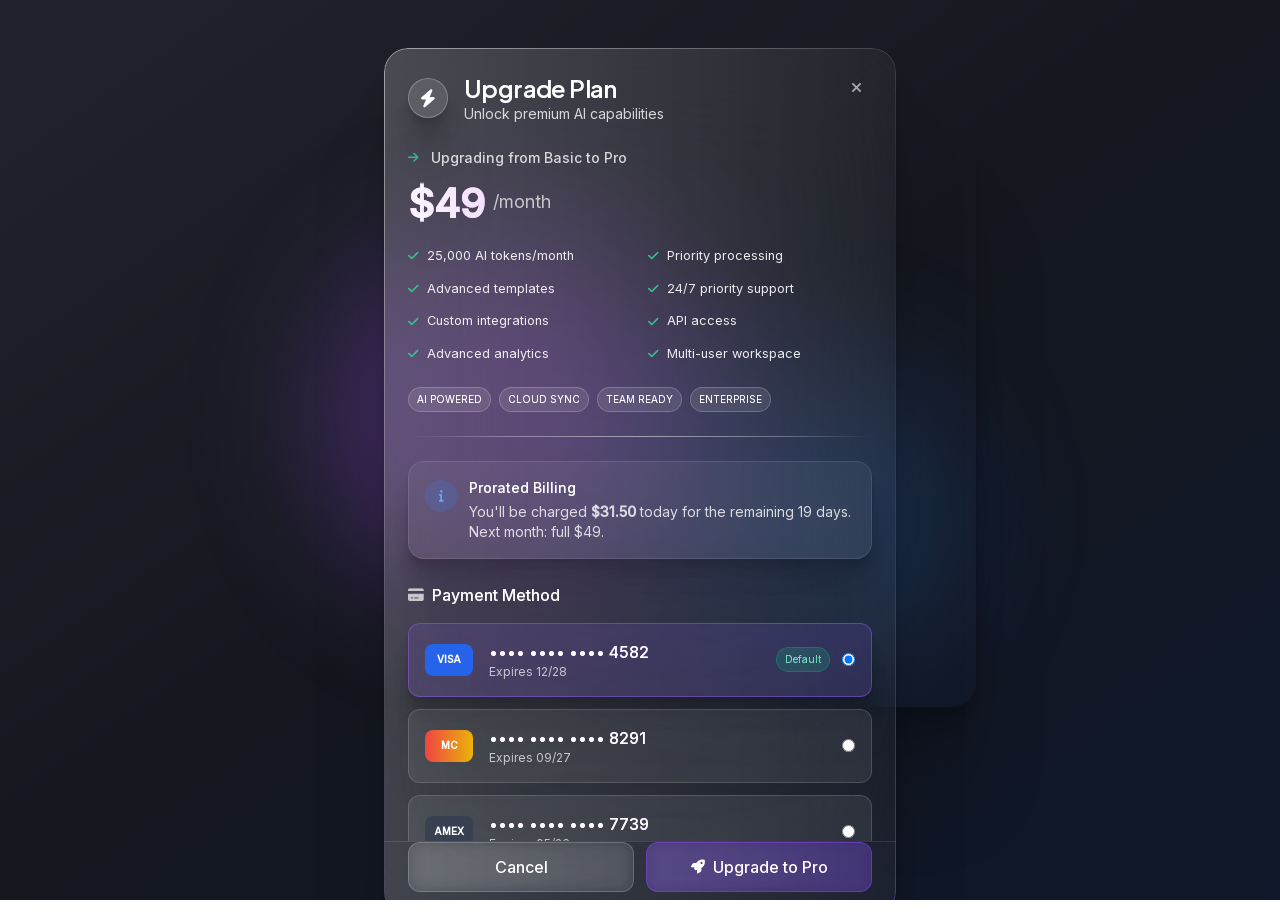
<file: system_design/glass-pricing/index.html>
<html lang="en"><head><meta charset="utf-8"/>
<meta content="width=device-width, initial-scale=1.0" name="viewport"/>
<title>Upgrade Your Plan - StreamFlow AI</title>
<link href="assets/css2_4eed9c50e3bb.css" rel="stylesheet"/>
<link href="assets/all_50a9bdd31fbf.css" rel="stylesheet"/>
<script src="assets/resource_3fa48481346f.js"></script>
<script>
tailwind.config = {
theme: {
extend: {
colors: {
primary: {
500: 'hsl(260, 95%, 63%)', // purple
600: 'hsl(250, 95%, 58%)', // darker purple
700: 'hsl(270, 95%, 68%)', // lighter purple
},
secondary: {
800: 'hsl(280, 90%, 80%)', // light purple
},
darkGray: {
50: 'hsl(225, 20%, 10%)', // dark purple-tinted gray
100: 'hsl(225, 15%, 15%)', // slightly lighter
}
},
fontFamily: {
jakarta: ['"Plus Jakarta Sans"', 'sans-serif'],
inter: ['Inter', 'sans-serif'],
}
}
}
}
</script>
<style>
.glass-effect {
backdrop-filter: blur(12px);
-webkit-backdrop-filter: blur(12px);
}
.gradient-text {
background-clip: text;
-webkit-background-clip: text;
color: transparent;
}
.modal-card {
width: 32em;
max-width: 90vw;
min-height: 32em;
border-radius: 1.5em;
}
.card-content-gradient {
background-image: linear-gradient(to bottom, rgba(255,255,255,0) 3.125em, hsl(270, 95%, 68%) 3.375em, hsl(280, 90%, 80%) 4.5em ),
linear-gradient(to right, hsl(280, 90%, 80%) 19.5em, hsl(270, 95%, 68%) calc(100% - 6em), rgba(255,255,255,0) 28.65em ),
linear-gradient(to right, rgba(255,255,255,0.5) 6em, rgba(255,255,255,0.2) );
background-size: calc(100% - 6em) 35%, 100% 35%, 100% 100%;
background-position: 0 0, 0 100%, 0 0;
background-repeat: no-repeat;
-webkit-background-clip: text;
background-clip: text;
}
.card-divider {
height: 1px;
background-image: linear-gradient(90deg, transparent, rgba(255,255,255,0.3) 20%, rgba(255,255,255,0.5) 50%, rgba(255,255,255,0.3) 80%, transparent);
}
.price-value {
font-size: 2.5rem;
font-weight: 600;
line-height: 1;
}
.feature-label {
font-size: 0.8rem;
opacity: 0.9;
line-height: 1.3;
}
.glow {
box-shadow: 0 0 30px rgba(139, 92, 246, 0.4);
}
.icon-circle {
height: 2.5rem;
width: 2.5rem;
border-radius: 50%;
display: flex;
align-items: center;
justify-content: center;
background: rgba(255,255,255,0.12);
border: 1px solid rgba(255,255,255,0.25);
}
.payment-method {
background: rgba(255,255,255,0.08);
border: 1px solid rgba(255,255,255,0.15);
transition: all 0.3s ease;
}
.payment-method:hover {
background: rgba(255,255,255,0.12);
border-color: rgba(139, 92, 246, 0.4);
}
.payment-method.selected {
background: rgba(139, 92, 246, 0.15);
border-color: rgba(139, 92, 246, 0.5);
}
.glass-button {
backdrop-filter: blur(8px);
-webkit-backdrop-filter: blur(8px);
transition: all 0.3s ease;
}
.glass-button:hover {
transform: translateY(-1px);
}
.scrollable-content {
scrollbar-width: thin;
scrollbar-color: rgba(139, 92, 246, 0.5) transparent;
}
.scrollable-content::-webkit-scrollbar {
width: 6px;
}
.scrollable-content::-webkit-scrollbar-track {
background: rgba(255, 255, 255, 0.05);
border-radius: 3px;
}
.scrollable-content::-webkit-scrollbar-thumb {
background: rgba(139, 92, 246, 0.5);
border-radius: 3px;
}
.scrollable-content::-webkit-scrollbar-thumb:hover {
background: rgba(139, 92, 246, 0.7);
}
</style><style data-scroll-fix="true">
        /* Scroll fixes for offline viewing */
        html, body {
            overflow: auto !important;
            overflow-x: hidden !important;
            height: auto !important;
            min-height: 100% !important;
            scroll-behavior: auto !important;
            opacity: 1 !important;
            visibility: visible !important;
        }
        
        /* Force visibility - many sites use JS animations for initial display */
        body, .wrapper, main, #__next, #app, .page, .content {
            opacity: 1 !important;
            visibility: visible !important;
            transform: none !important;
        }
        
        /* Disable loader/preloader overlays */
        .loader, .preloader, .loading, [class*="loader"], [class*="preloader"] {
            display: none !important;
            opacity: 0 !important;
        }
        
        /* Show elements that might be hidden for animation */
        .word-inner, .char, .line, [data-aos], [data-scroll],
        .hero-text span, .hero-fade, [class*="hero"] span {
            opacity: 1 !important;
            transform: none !important;
            visibility: visible !important;
        }
        
        /* Reset Tailwind animation utility classes */
        .translate-y-full, .translate-x-full, .-translate-y-full, .-translate-x-full,
        .translate-y-1\/2, .-translate-y-1\/2, .translate-y-\[100\%\], .translate-y-\[110\%\] {
            transform: none !important;
        }
        
        /* Force visibility on common hidden-for-animation patterns */
        .opacity-0, [class*="opacity-0"] {
            opacity: 1 !important;
        }
        
        /* Reset scale transforms used for animations */
        .scale-0, .scale-50, .scale-75 {
            transform: none !important;
        }
        
        html.lenis, html.lenis-smooth, 
        body.lenis, body.lenis-smooth,
        .lenis-wrapper, .lenis-content,
        [data-lenis-prevent], [data-scroll-container] {
            overflow: visible !important;
            height: auto !important;
        }
        
        /* Fix flex containers that might cut off content */
        body.flex.items-center,
        body.flex.justify-center {
            align-items: flex-start !important;
            min-height: 100vh;
            height: auto !important;
        }
        
        /* Ensure main content scrolls */
        main, #__next, #__nuxt, #app, .main-content {
            overflow: visible !important;
            height: auto !important;
        }
        </style></head>
<body class="bg-gradient-to-br from-darkGray-100 via-darkGray-50 to-slate-900 text-white font-inter min-h-screen flex items-start justify-center p-4 relative"><div 04f24b31-1be5-4425-bd2c-46dbf17db590_3840w.jpg");"="" assets="" class="fixed top-0 w-full h-screen bg-cover bg-center -z-10" hoirqrkdgbmvpwutwuwj.supabase.co="" https:="" object="" public="" storage="" style="background-image: url(" v1=""></div>
<!-- Animated background -->
<div class="absolute inset-0">
<div class="absolute top-1/4 left-1/4 w-96 h-96 bg-purple-500/30 rounded-full blur-3xl"></div>
<div class="absolute bottom-1/4 right-1/4 w-80 h-80 bg-blue-500/20 rounded-full blur-3xl"></div>
</div>
<div class="relative">
<!-- Base Card (Purple) - Moved to right -->
<div class="modal-card absolute glow z-0 h-2/3 shadow-[0_2.8px_2.2px_rgba(0,_0,_0,_0.034),_0_6.7px_5.3px_rgba(0,_0,_0,_0.048),_0_12.5px_10px_rgba(0,_0,_0,_0.06),_0_22.3px_17.9px_rgba(0,_0,_0,_0.072),_0_41.8px_33.4px_rgba(0,_0,_0,_0.086),_0_100px_80px_rgba(0,_0,_0,_0.12)] bg-[url(https://hoirqrkdgbmvpwutwuwj.supabase.co/storage/v1/object/public/assets/assets/e923ad25-c307-4eeb-a564-655c0bce21f7_1600w.jpg)] bg-cover translate-x-20 translate-y-28" style=""></div>
<!-- Glass Modal -->
<div class="modal-card glass-effect overflow-hidden relative z-10 shadow-[0_2.8px_2.2px_rgba(0,_0,_0,_0.034),_0_6.7px_5.3px_rgba(0,_0,_0,_0.048),_0_12.5px_10px_rgba(0,_0,_0,_0.06),_0_22.3px_17.9px_rgba(0,_0,_0,_0.072),_0_41.8px_33.4px_rgba(0,_0,_0,_0.086),_0_100px_80px_rgba(0,_0,_0,_0.12)] bg-gradient-to-r from-white/20 to-white/5 backdrop-blur-3xl top-8">
<!-- Border overlay -->
<div class="absolute inset-0 rounded-[1.5em] border border-white/50 [mask-image:linear-gradient(135deg,white,transparent_50%)]"></div>
<div class="absolute inset-0 rounded-[1.5em] border border-primary-500/50 [mask-image:linear-gradient(135deg,transparent_50%,white)]"></div>
<!-- Content -->
<div class="flex flex-col h-full card-content-gradient relative">
<!-- Header -->
<div class="flex pt-6 pr-6 pb-0 pl-6 items-start justify-between">
<div class="flex items-center gap-4">
<div class="icon-circle shadow-[0_2.8px_2.2px_rgba(0,_0,_0,_0.034),_0_6.7px_5.3px_rgba(0,_0,_0,_0.048),_0_12.5px_10px_rgba(0,_0,_0,_0.06),_0_22.3px_17.9px_rgba(0,_0,_0,_0.072),_0_41.8px_33.4px_rgba(0,_0,_0,_0.086),_0_100px_80px_rgba(0,_0,_0,_0.12)]">
<i class="fas fa-bolt text-lg text-primary-300"></i>
</div>
<div class="">
<h1 class="text-2xl font-semibold font-jakarta tracking-tight">Upgrade Plan</h1>
<p class="text-sm opacity-80">Unlock premium AI capabilities</p>
</div>
</div>
<button class="w-8 h-8 rounded-full flex items-center justify-center hover:bg-white/10 transition-colors" id="closeBtn">
<i class="fas fa-times text-sm opacity-60 hover:opacity-100"></i>
</button>
</div>
<!-- Scrollable Content -->
<div class="flex-1 overflow-y-auto scrollable-content pt-6 pr-6 pb-6 pl-6">
<!-- Plan Info -->
<div class="flex items-center gap-3 text-sm font-medium opacity-80 mb-4">
<i class="fas fa-arrow-right text-xs text-emerald-400"></i>
                        Upgrading from Basic to Pro
                    </div>
<!-- Price Display -->
<div class="flex gap-2 mb-6 items-end">
<div class="price-value gradient-text bg-gradient-to-r from-white/90 to-white/70">$49</div>
<div class="text-lg opacity-70 mb-2">/month</div>
</div>
<!-- Features Grid -->
<div class="grid grid-cols-2 gap-4 mb-6">
<div class="feature-label flex items-center gap-2">
<i class="fas fa-check text-emerald-400 text-xs"></i>
                            25,000 AI tokens/month
                        </div>
<div class="feature-label flex items-center gap-2">
<i class="fas fa-check text-emerald-400 text-xs"></i>
                            Priority processing
                        </div>
<div class="feature-label flex items-center gap-2">
<i class="fas fa-check text-emerald-400 text-xs"></i>
                            Advanced templates
                        </div>
<div class="feature-label flex items-center gap-2">
<i class="fas fa-check text-emerald-400 text-xs"></i>
                            24/7 priority support
                        </div>
<div class="feature-label flex items-center gap-2">
<i class="fas fa-check text-emerald-400 text-xs"></i>
                            Custom integrations
                        </div>
<div class="feature-label flex items-center gap-2">
<i class="fas fa-check text-emerald-400 text-xs"></i>
                            API access
                        </div>
<div class="feature-label flex items-center gap-2">
<i class="fas fa-check text-emerald-400 text-xs"></i>
                            Advanced analytics
                        </div>
<div class="feature-label flex items-center gap-2">
<i class="fas fa-check text-emerald-400 text-xs"></i>
                            Multi-user workspace
                        </div>
</div>
<!-- Feature tags -->
<div class="flex flex-wrap gap-2 mb-6">
<span class="text-[10px] px-2 py-1 rounded-full bg-white/10 border border-white/20">AI POWERED</span>
<span class="text-[10px] px-2 py-1 rounded-full bg-white/10 border border-white/20">CLOUD SYNC</span>
<span class="text-[10px] px-2 py-1 rounded-full bg-white/10 border border-white/20">TEAM READY</span>
<span class="text-[10px] px-2 py-1 rounded-full bg-white/10 border border-white/20">ENTERPRISE</span>
</div>
<div class="card-divider w-full mb-6"></div>
<!-- Billing Notice -->
<div class="bg-white/5 border-white/10 border rounded-2xl mb-6 pt-4 pr-4 pb-4 pl-4 shadow-[0_2.8px_2.2px_rgba(0,_0,_0,_0.034),_0_6.7px_5.3px_rgba(0,_0,_0,_0.048),_0_12.5px_10px_rgba(0,_0,_0,_0.06),_0_22.3px_17.9px_rgba(0,_0,_0,_0.072),_0_41.8px_33.4px_rgba(0,_0,_0,_0.086),_0_100px_80px_rgba(0,_0,_0,_0.12)]">
<div class="flex items-start gap-3">
<div class="w-8 h-8 rounded-full bg-blue-500/20 flex items-center justify-center flex-shrink-0 mt-0.5">
<i class="fas fa-info text-blue-400 text-xs"></i>
</div>
<div class="text-sm">
<p class="font-medium mb-1">Prorated Billing</p>
<p class="opacity-80">You'll be charged <span class="font-semibold text-white">$31.50</span> today for the remaining 19 days. Next month: full $49.</p>
</div>
</div>
</div>
<!-- Payment Methods -->
<div class="space-y-4 mb-6">
<h3 class="font-medium text-white flex items-center gap-2">
<i class="fas fa-credit-card text-sm opacity-70"></i>
                            Payment Method
                        </h3>
<div class="space-y-3">
<label class="payment-method flex items-center justify-between cursor-pointer selected rounded-xl pt-4 pr-4 pb-4 pl-4 shadow-[0_2.8px_2.2px_rgba(0,_0,_0,_0.034),_0_6.7px_5.3px_rgba(0,_0,_0,_0.048),_0_12.5px_10px_rgba(0,_0,_0,_0.06),_0_22.3px_17.9px_rgba(0,_0,_0,_0.072),_0_41.8px_33.4px_rgba(0,_0,_0,_0.086),_0_100px_80px_rgba(0,_0,_0,_0.12)]">
<div class="flex items-center gap-4">
<div class="w-12 h-8 bg-blue-600 rounded-lg flex items-center justify-center text-white text-[10px] font-bold">
                                        VISA
                                    </div>
<div>
<p class="font-medium">•••• •••• •••• 4582</p>
<p class="text-xs opacity-70">Expires 12/28</p>
</div>
</div>
<div class="flex items-center gap-3">
<span class="text-[10px] px-2 py-1 rounded-full bg-emerald-500/20 text-emerald-300 border border-emerald-500/30">Default</span>
<input checked="" class="text-primary-500" name="payment" type="radio"/>
</div>
</label>
<label class="payment-method flex items-center justify-between p-4 rounded-xl cursor-pointer">
<div class="flex items-center gap-4">
<div class="w-12 h-8 bg-gradient-to-r from-red-500 to-yellow-500 rounded-lg flex items-center justify-center text-white text-[10px] font-bold">
                                        MC
                                    </div>
<div>
<p class="font-medium">•••• •••• •••• 8291</p>
<p class="text-xs opacity-70">Expires 09/27</p>
</div>
</div>
<input class="text-primary-500" name="payment" type="radio"/>
</label>
<label class="payment-method flex items-center justify-between p-4 rounded-xl cursor-pointer">
<div class="flex items-center gap-4">
<div class="w-12 h-8 bg-gray-700 rounded-lg flex items-center justify-center text-white text-[10px] font-bold">
                                        AMEX
                                    </div>
<div>
<p class="font-medium">•••• •••• •••• 7739</p>
<p class="text-xs opacity-70">Expires 05/26</p>
</div>
</div>
<input class="text-primary-500" name="payment" type="radio"/>
</label>
</div>
</div>
<div class="card-divider w-full mb-6"></div>
<!-- Additional Benefits -->
<div class="mb-6">
<h3 class="font-medium text-white mb-4">What's included:</h3>
<div class="space-y-3">
<div class="flex items-start gap-3 text-sm">
<i class="fas fa-star text-yellow-400 text-xs mt-1"></i>
<div>
<p class="font-medium">Advanced AI Models</p>
<p class="opacity-70 text-xs">Access to GPT-4, Claude, and more premium models</p>
</div>
</div>
<div class="flex items-start gap-3 text-sm">
<i class="fas fa-users text-blue-400 text-xs mt-1"></i>
<div>
<p class="font-medium">Team Collaboration</p>
<p class="opacity-70 text-xs">Share projects and collaborate with team members</p>
</div>
</div>
<div class="flex items-start gap-3 text-sm">
<i class="fas fa-chart-line text-green-400 text-xs mt-1"></i>
<div>
<p class="font-medium">Advanced Analytics</p>
<p class="opacity-70 text-xs">Detailed insights and usage analytics</p>
</div>
</div>
</div>
</div>
</div>
<!-- Fixed Action Buttons -->
<div class="p-6 pt-0 border-t border-white/10">
<div class="flex flex-col sm:flex-row gap-3">
<button class="flex-1 px-6 py-3 rounded-xl glass-button bg-white/5 border border-white/20 font-medium hover:bg-white/10 transition-all" id="cancelBtn">
                            Cancel
                        </button>
<button class="flex-1 px-6 py-3 rounded-xl glass-button bg-primary-500/30 border border-primary-500/50 font-medium hover:bg-primary-500/40 transition-all flex items-center justify-center gap-2" id="upgradeBtn">
<i class="fas fa-rocket text-sm"></i>
                            Upgrade to Pro
                        </button>
</div>
</div>
</div>
</div>
</div>
<script>
        // Close functionality
        document.getElementById('closeBtn').addEventListener('click', function() {
            document.body.innerHTML = '<div class="min-h-screen bg-slate-900 flex items-center justify-center text-white font-medium">Modal Closed</div>';
        });

        document.getElementById('cancelBtn').addEventListener('click', function() {
            document.getElementById('closeBtn').click();
        });

        // Upgrade functionality
        document.getElementById('upgradeBtn').addEventListener('click', function() {
            const btn = this;
            btn.innerHTML = '<i class="fas fa-spinner animate-spin"></i> Processing...';
            btn.disabled = true;
            
            setTimeout(() => {
                document.body.innerHTML = `
                    <div class="min-h-screen bg-gradient-to-br from-slate-900 to-slate-800 flex items-center justify-center">
                        <div class="text-center">
                            <div class="w-16 h-16 bg-emerald-500/20 rounded-full flex items-center justify-center mx-auto mb-4">
                                <i class="fas fa-check text-2xl text-emerald-400"></i>
                            </div>
                            <h2 class="text-2xl font-bold text-white mb-2">Upgrade Successful!</h2>
                            <p class="text-white/70">Welcome to StreamFlow Pro</p>
                        </div>
                    </div>
                `;
            }, 2000);
        });

        // Payment method selection
        document.querySelectorAll('input[name="payment"]').forEach(radio => {
            radio.addEventListener('change', function() {
                document.querySelectorAll('.payment-method').forEach(method => {
                    method.classList.remove('selected');
                });
                this.closest('.payment-method').classList.add('selected');
            });
        });
    </script>
<script data-img-fallback-handler="">!function(){var f=["https://hoirqrkdgbmvpwutwuwj.supabase.co/storage/v1/object/public/assets/assets/917d6f93-fb36-439a-8c48-884b67b35381_1600w.jpg","https://hoirqrkdgbmvpwutwuwj.supabase.co/storage/v1/object/public/assets/assets/4734259a-bad7-422f-981e-ce01e79184f2_1600w.jpg","https://hoirqrkdgbmvpwutwuwj.supabase.co/storage/v1/object/public/assets/assets/c543a9e1-f226-4ced-80b0-feb8445a75b9_1600w.jpg","https://hoirqrkdgbmvpwutwuwj.supabase.co/storage/v1/object/public/assets/assets/5bab247f-35d9-400d-a82b-fd87cfe913d2_1600w.webp","https://hoirqrkdgbmvpwutwuwj.supabase.co/storage/v1/object/public/assets/assets/30104e3c-5eea-4b93-93e9-5313698a7156_1600w.webp"],h=new Set;function g(s){for(var x=0,i=0;i<s.length;i++)x=(x<<5)-x+s.charCodeAt(i)|0;return f[Math.abs(x)%f.length]}function r(t){var s=t.src;if(s&&!h.has(s)){h.add(s);t.src=g(s)}}window.addEventListener("error",function(e){var t=e.target;if(t&&t.tagName==="IMG")r(t)},!0);function c(){document.querySelectorAll("img").forEach(function(i){if(i.complete&&!i.naturalWidth&&i.src)r(i)})}if(document.readyState==="loading")document.addEventListener("DOMContentLoaded",c);else c()}()</script></body></html>
</file>
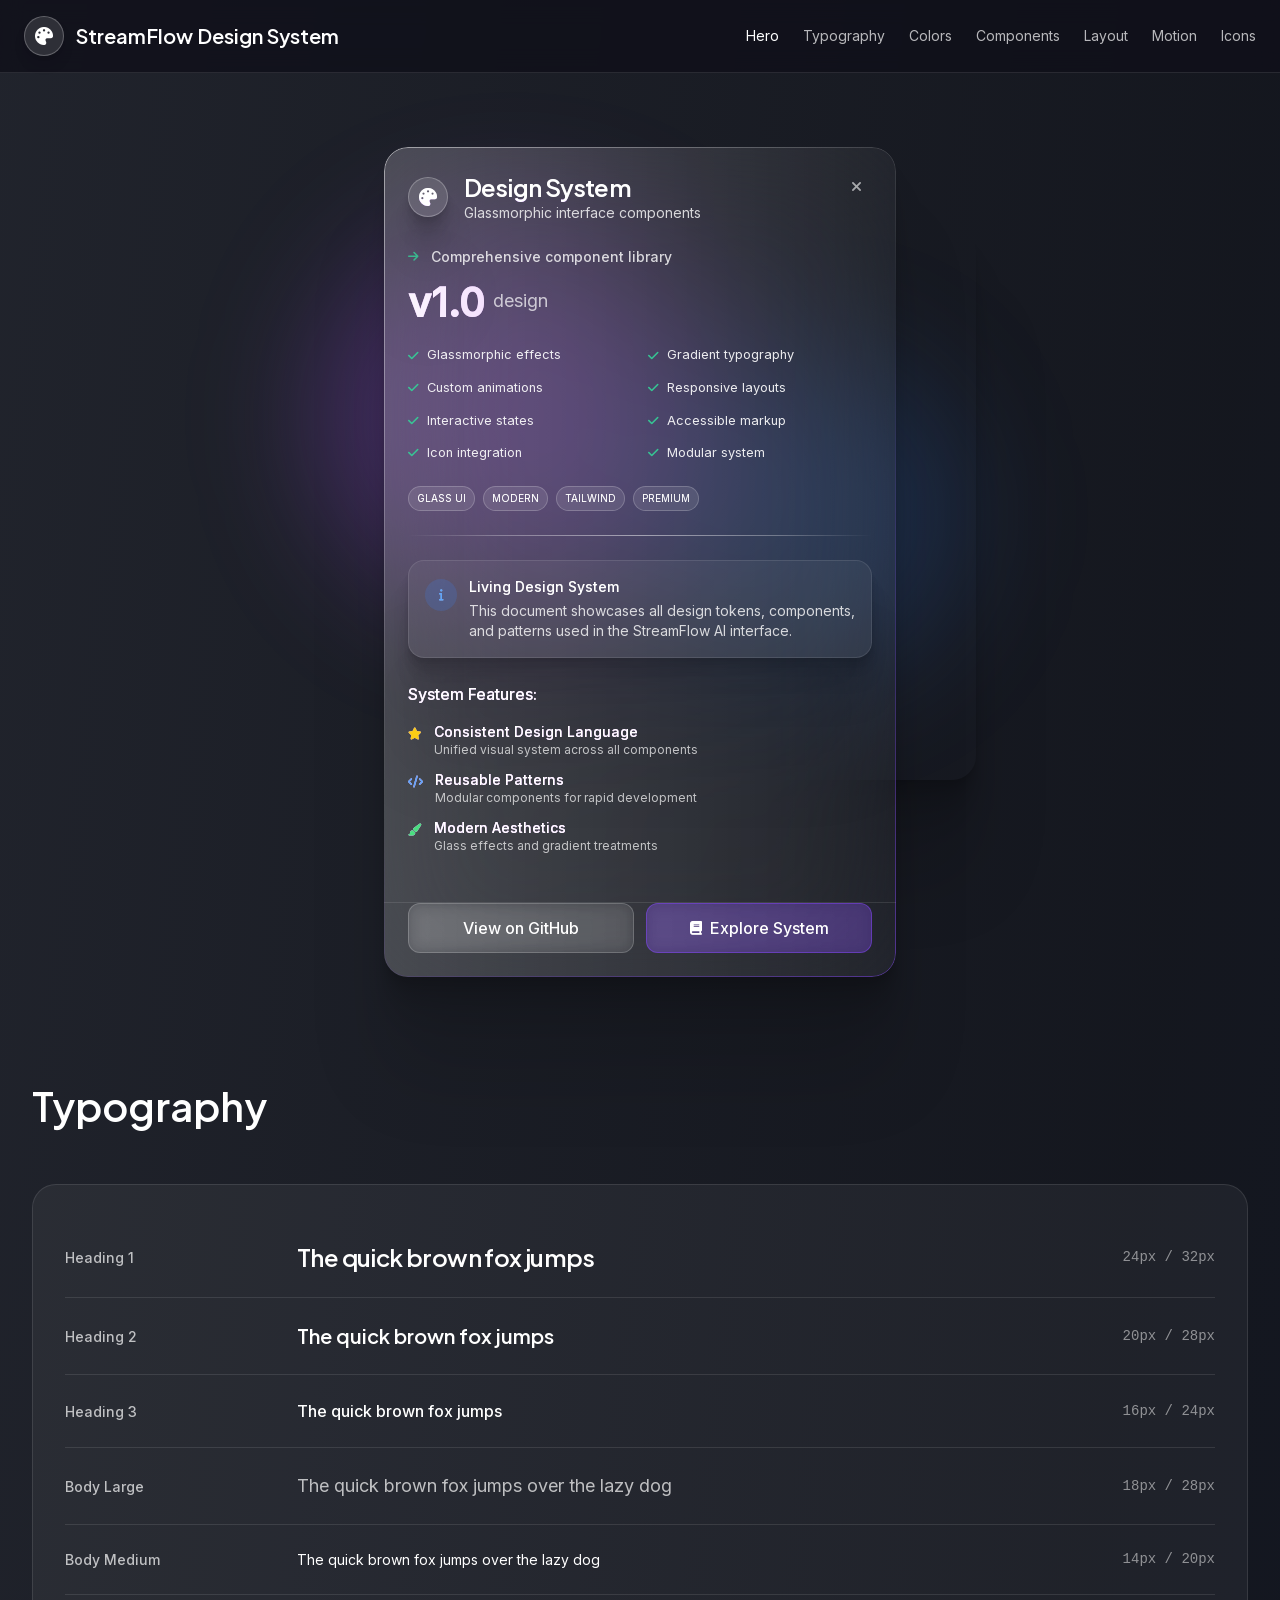
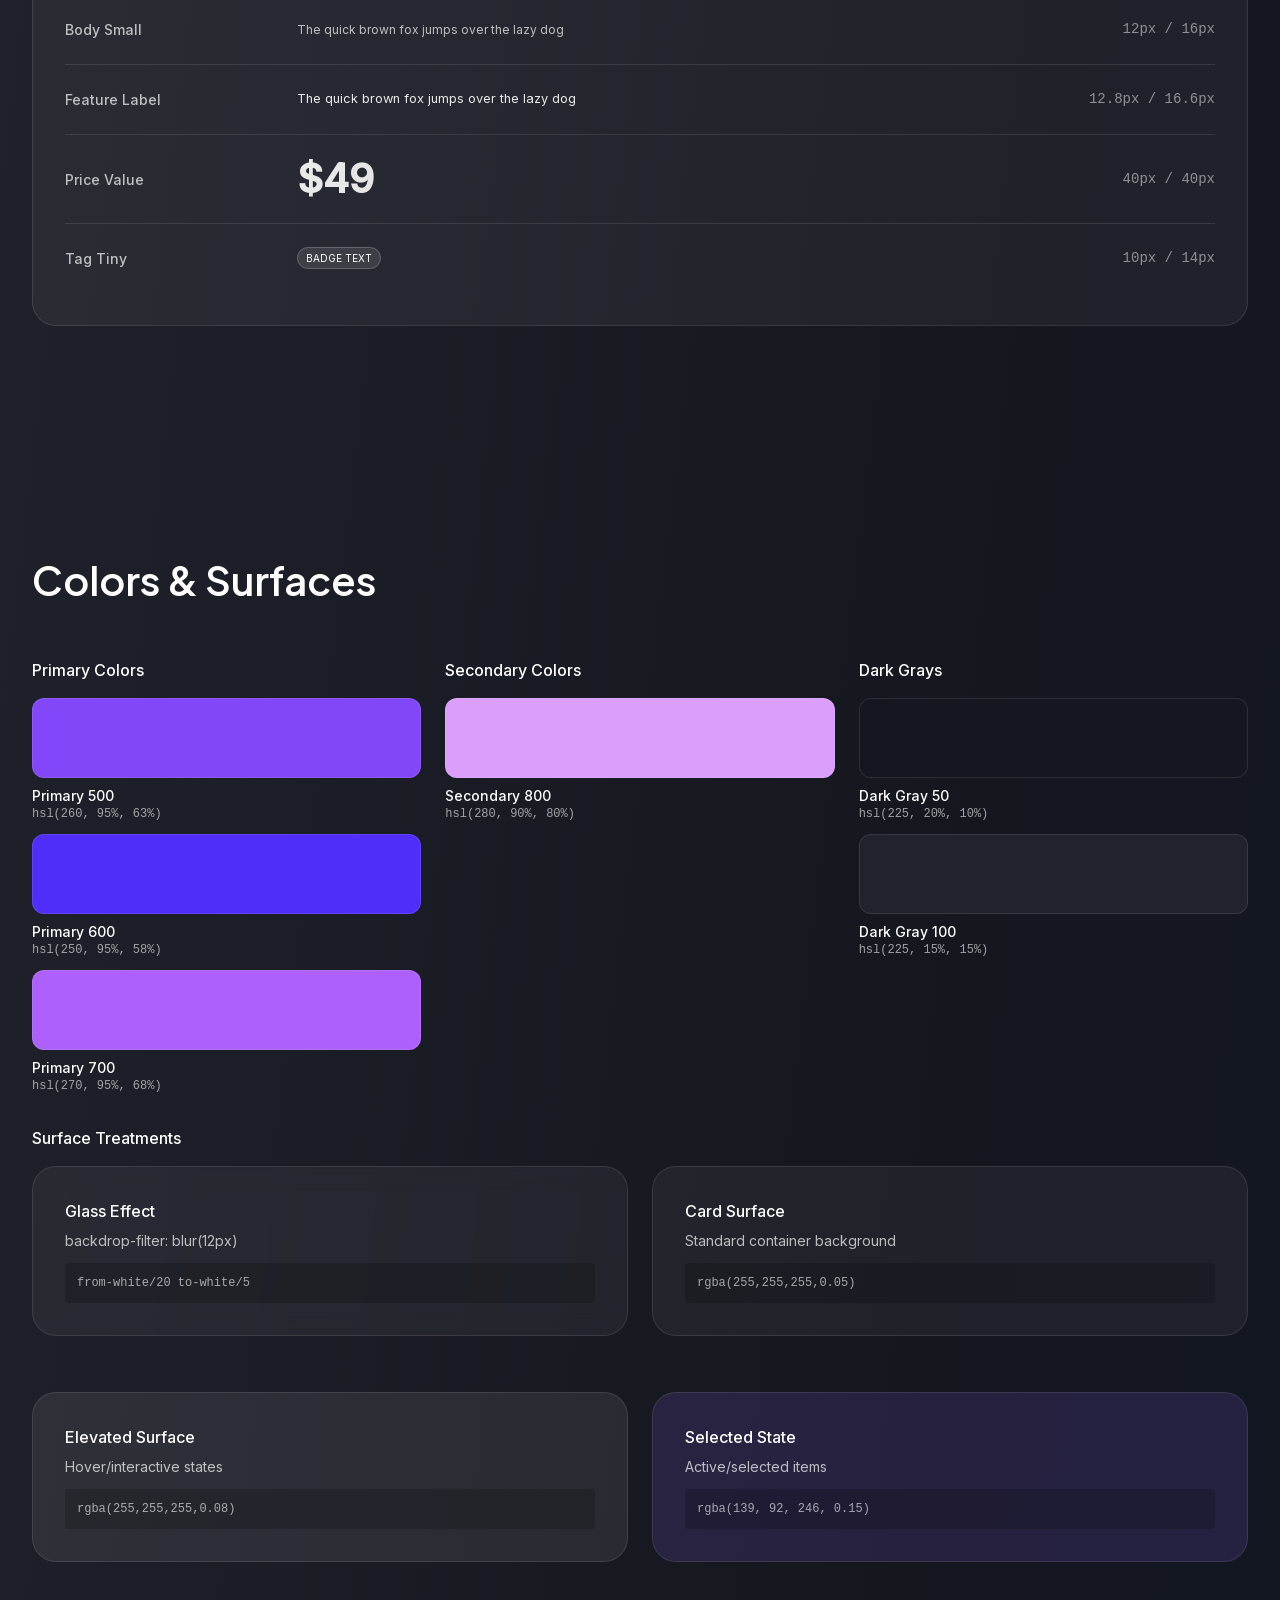
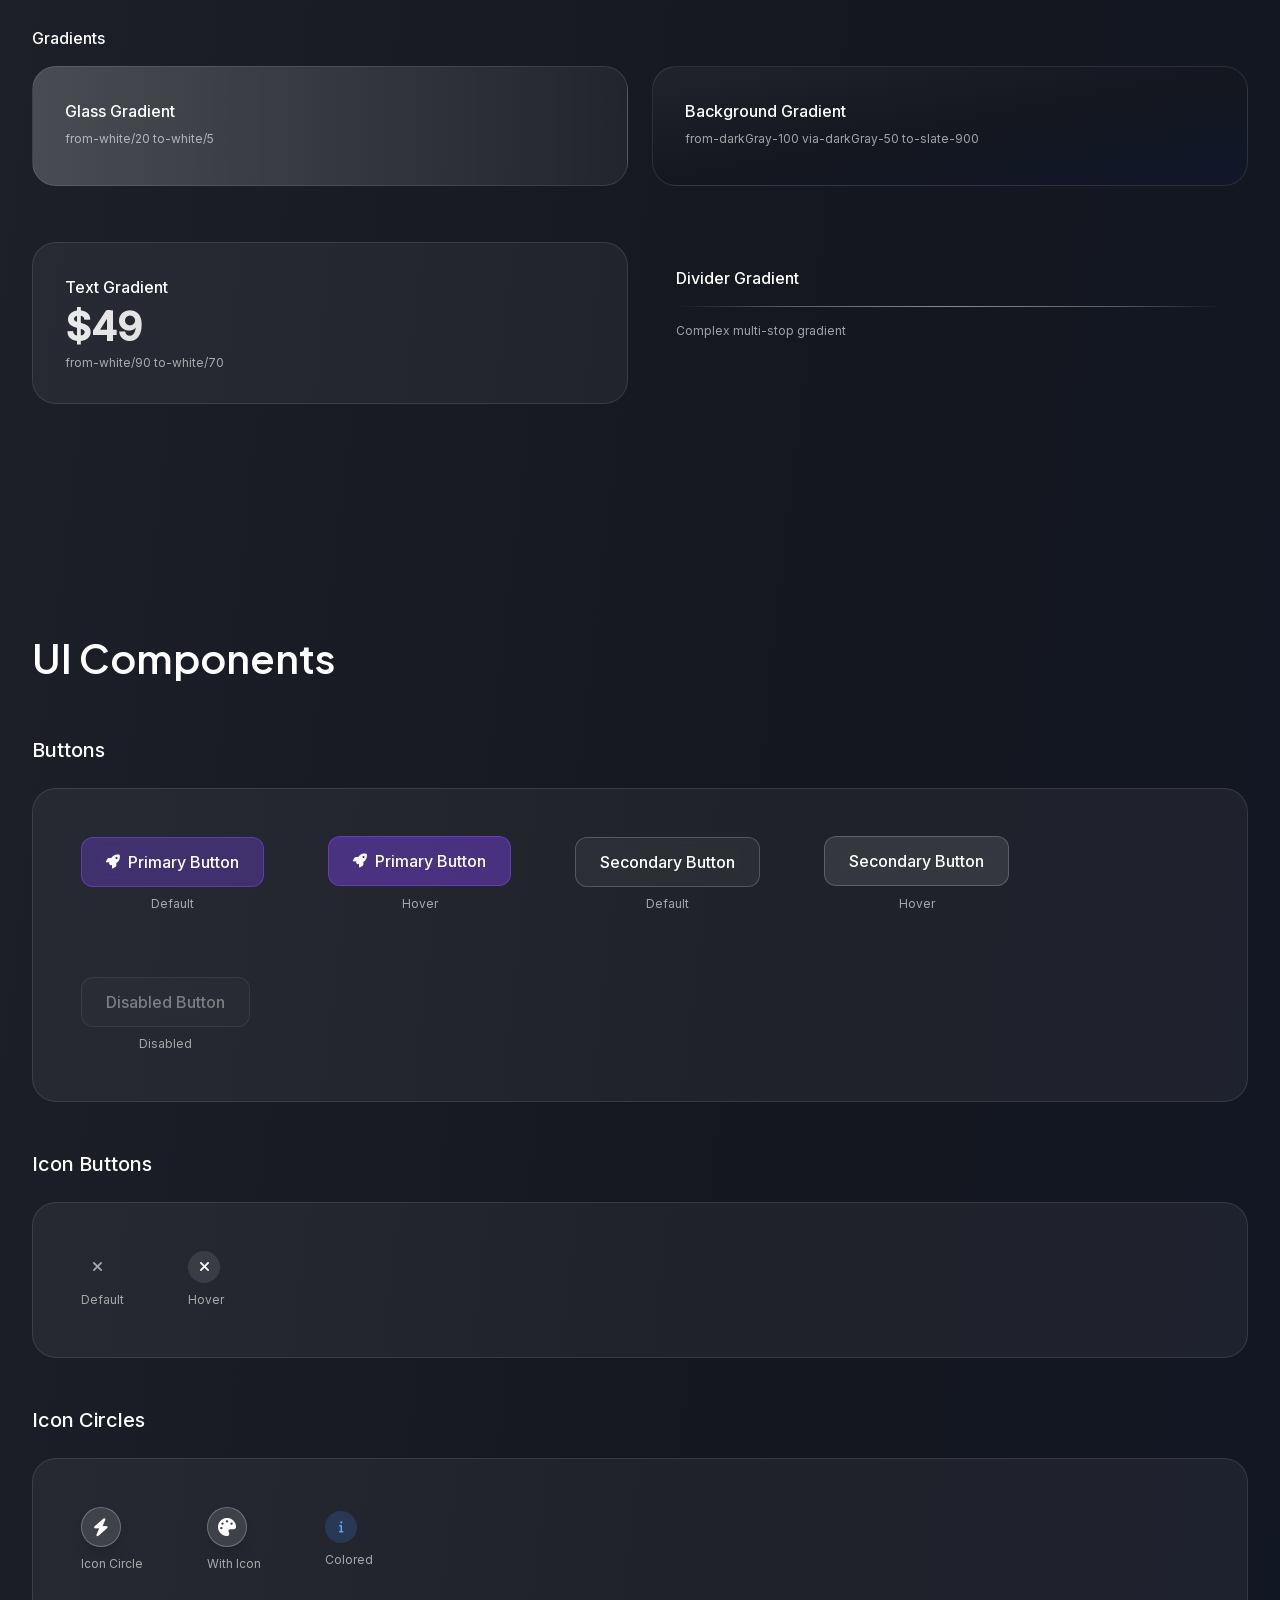
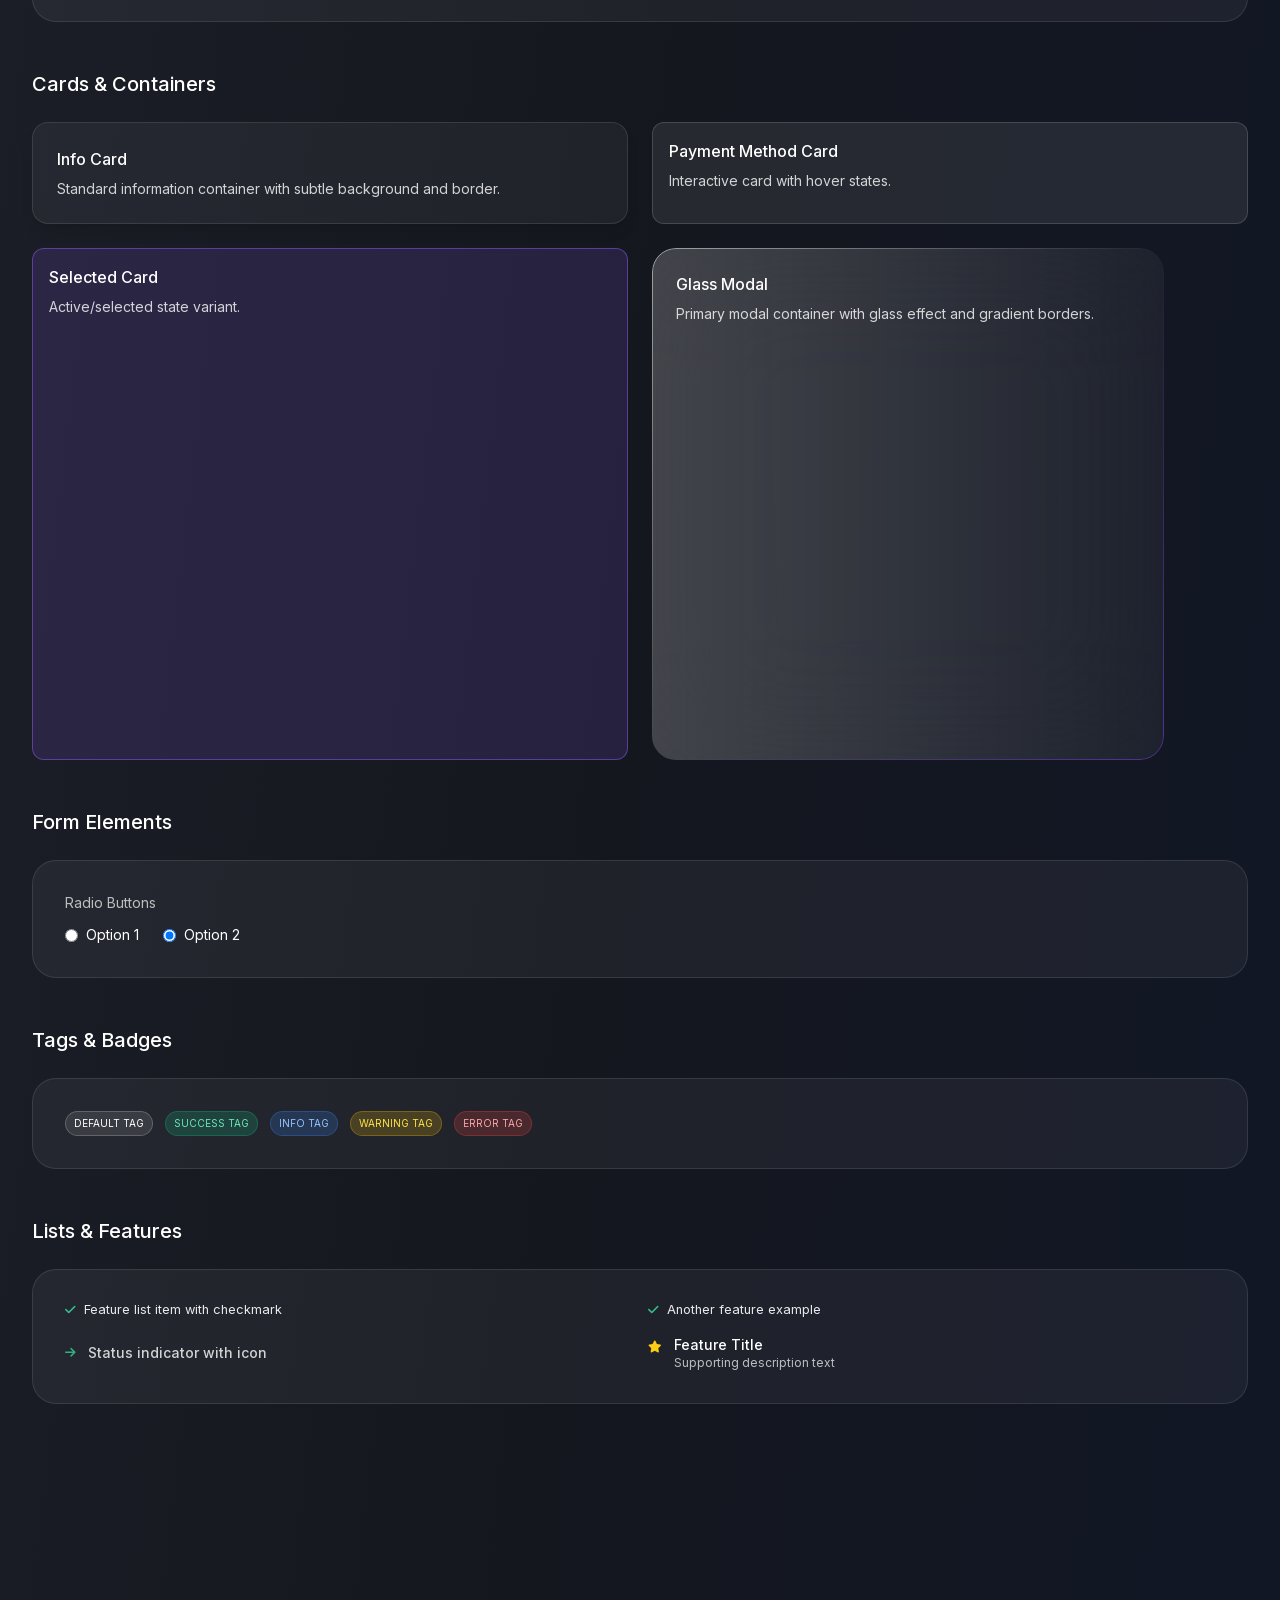
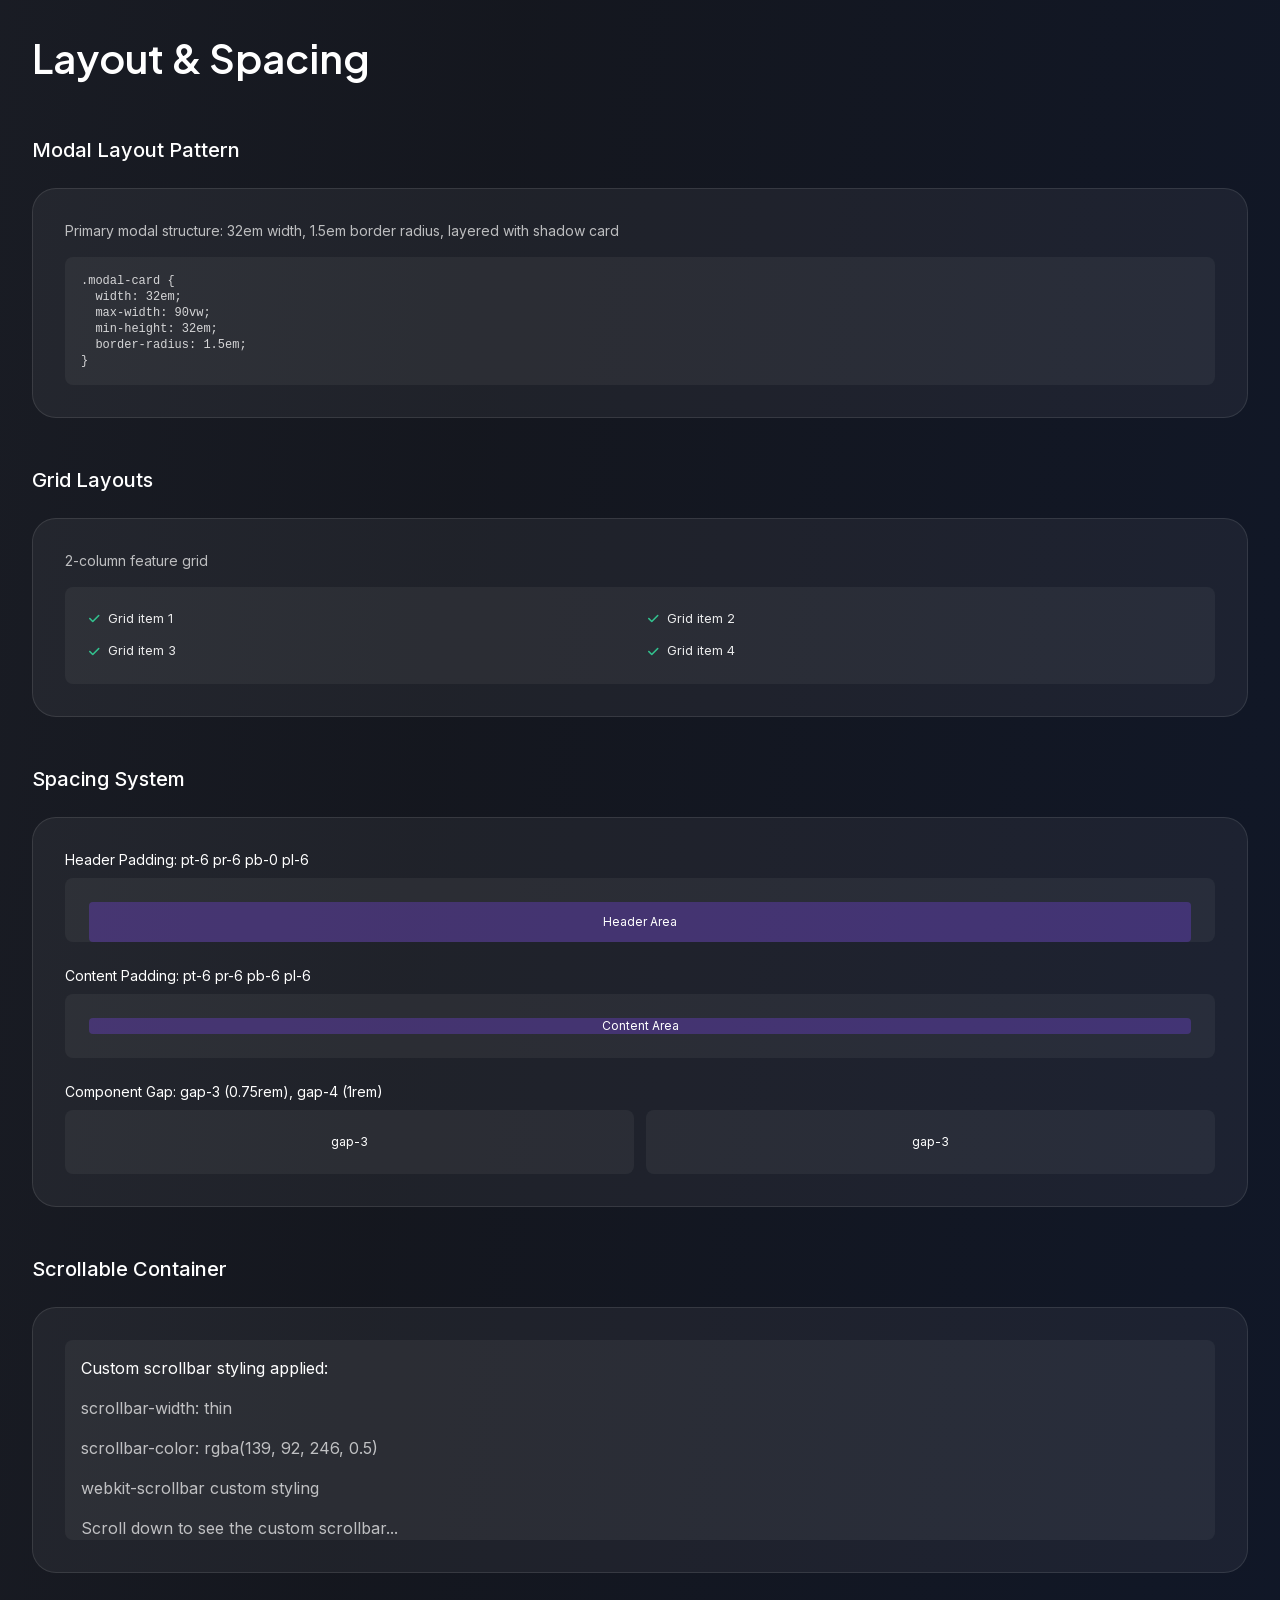
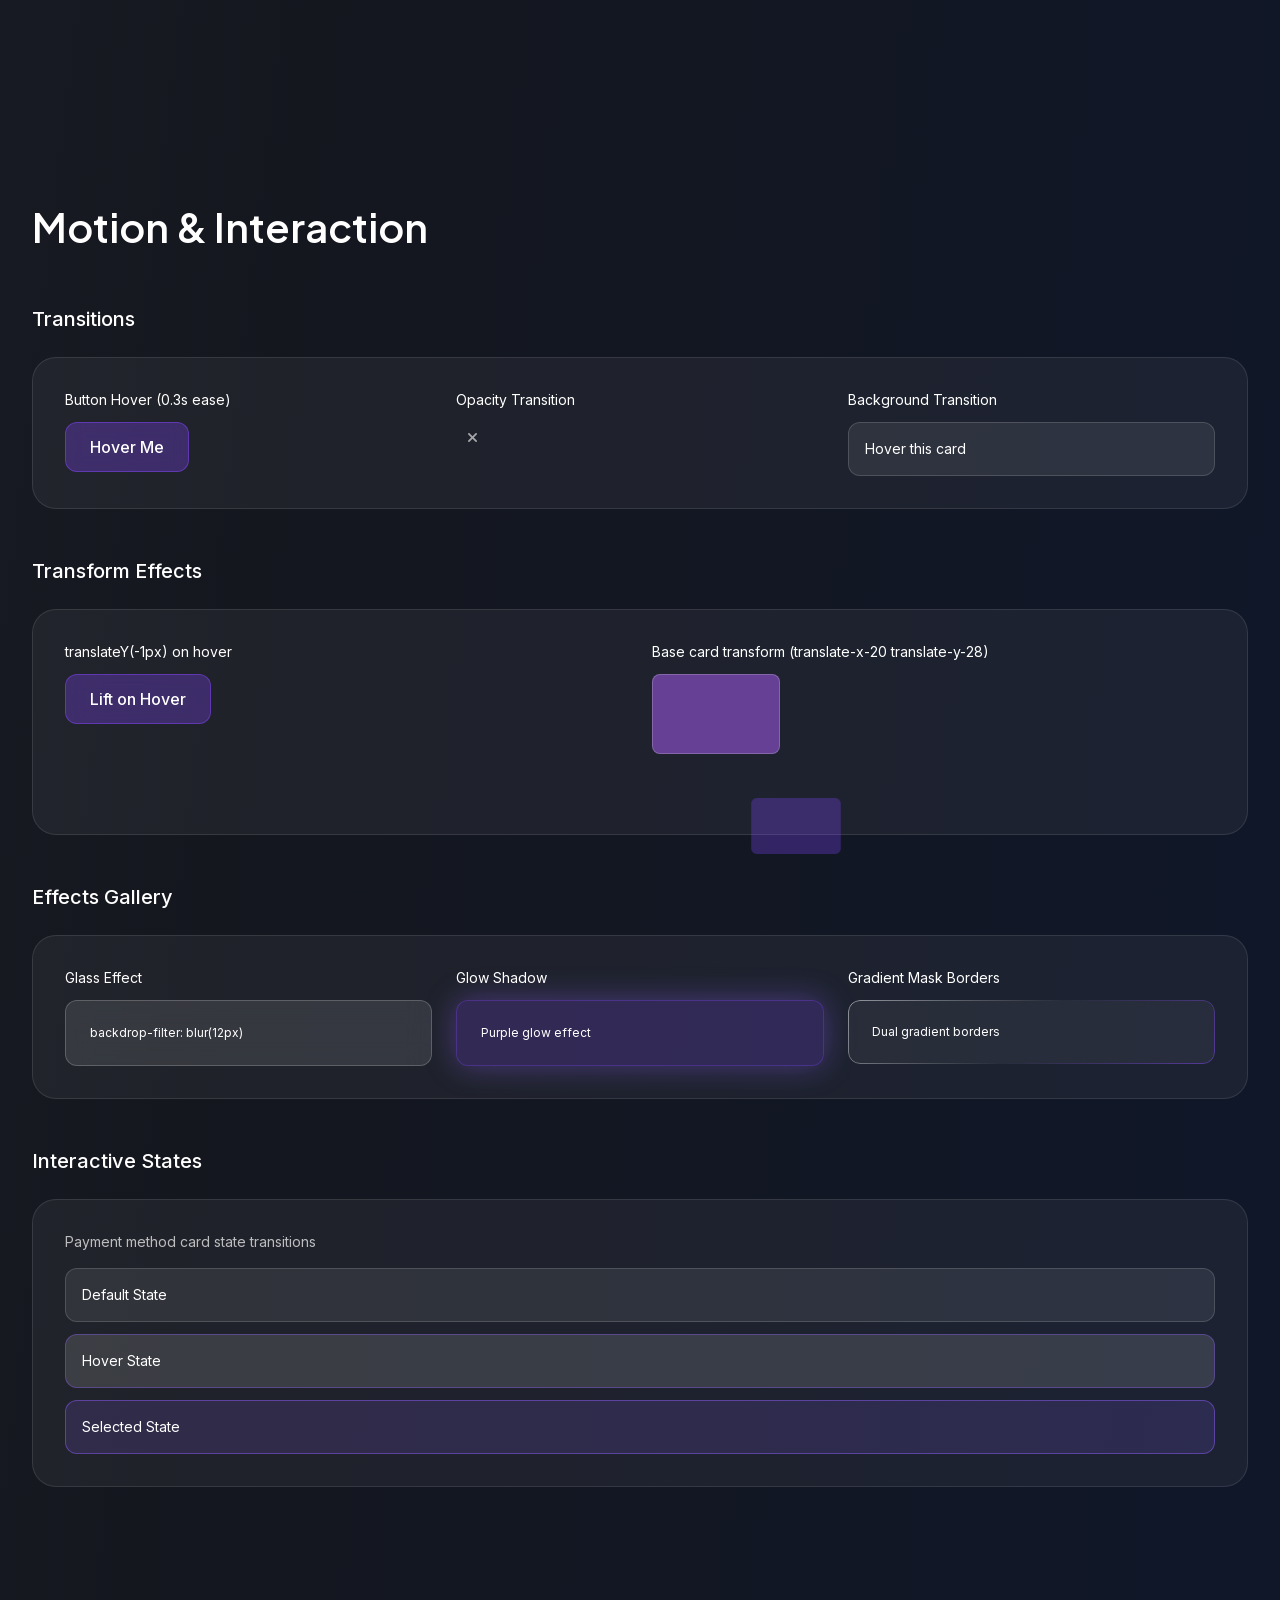
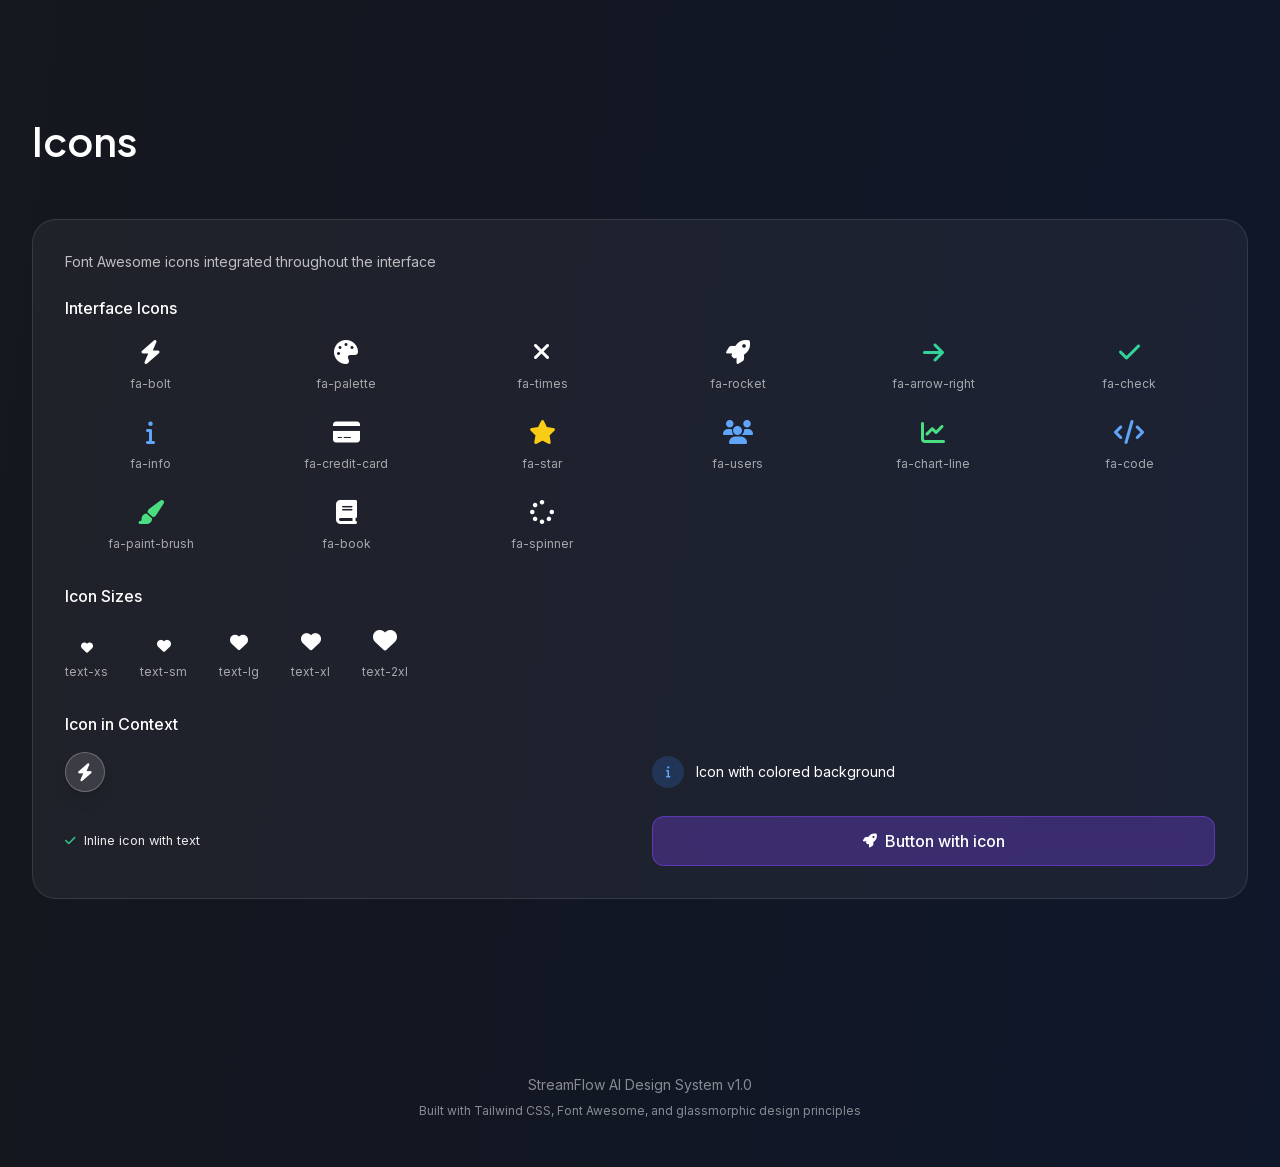
<file: system_design/glass-pricing/design-system.html>
<html lang="en"><head><meta charset="utf-8"/>
<meta content="width=device-width, initial-scale=1.0" name="viewport"/>
<title>Design System - StreamFlow AI</title>
<link href="assets/css2_4eed9c50e3bb.css" rel="stylesheet"/>
<link href="assets/all_50a9bdd31fbf.css" rel="stylesheet"/>
<script src="assets/resource_3fa48481346f.js"></script>
<script>
tailwind.config = {
theme: {
extend: {
colors: {
primary: {
500: 'hsl(260, 95%, 63%)', // purple
600: 'hsl(250, 95%, 58%)', // darker purple
700: 'hsl(270, 95%, 68%)', // lighter purple
},
secondary: {
800: 'hsl(280, 90%, 80%)', // light purple
},
darkGray: {
50: 'hsl(225, 20%, 10%)', // dark purple-tinted gray
100: 'hsl(225, 15%, 15%)', // slightly lighter
}
},
fontFamily: {
jakarta: ['"Plus Jakarta Sans"', 'sans-serif'],
inter: ['Inter', 'sans-serif'],
}
}
}
}
</script>
<style>
.glass-effect {
backdrop-filter: blur(12px);
-webkit-backdrop-filter: blur(12px);
}
.gradient-text {
background-clip: text;
-webkit-background-clip: text;
color: transparent;
}
.modal-card {
width: 32em;
max-width: 90vw;
min-height: 32em;
border-radius: 1.5em;
}
.card-content-gradient {
background-image: linear-gradient(to bottom, rgba(255,255,255,0) 3.125em, hsl(270, 95%, 68%) 3.375em, hsl(280, 90%, 80%) 4.5em ),
linear-gradient(to right, hsl(280, 90%, 80%) 19.5em, hsl(270, 95%, 68%) calc(100% - 6em), rgba(255,255,255,0) 28.65em ),
linear-gradient(to right, rgba(255,255,255,0.5) 6em, rgba(255,255,255,0.2) );
background-size: calc(100% - 6em) 35%, 100% 35%, 100% 100%;
background-position: 0 0, 0 100%, 0 0;
background-repeat: no-repeat;
-webkit-background-clip: text;
background-clip: text;
}
.card-divider {
height: 1px;
background-image: linear-gradient(90deg, transparent, rgba(255,255,255,0.3) 20%, rgba(255,255,255,0.5) 50%, rgba(255,255,255,0.3) 80%, transparent);
}
.price-value {
font-size: 2.5rem;
font-weight: 600;
line-height: 1;
}
.feature-label {
font-size: 0.8rem;
opacity: 0.9;
line-height: 1.3;
}
.glow {
box-shadow: 0 0 30px rgba(139, 92, 246, 0.4);
}
.icon-circle {
height: 2.5rem;
width: 2.5rem;
border-radius: 50%;
display: flex;
align-items: center;
justify-content: center;
background: rgba(255,255,255,0.12);
border: 1px solid rgba(255,255,255,0.25);
}
.payment-method {
background: rgba(255,255,255,0.08);
border: 1px solid rgba(255,255,255,0.15);
transition: all 0.3s ease;
}
.payment-method:hover {
background: rgba(255,255,255,0.12);
border-color: rgba(139, 92, 246, 0.4);
}
.payment-method.selected {
background: rgba(139, 92, 246, 0.15);
border-color: rgba(139, 92, 246, 0.5);
}
.glass-button {
backdrop-filter: blur(8px);
-webkit-backdrop-filter: blur(8px);
transition: all 0.3s ease;
}
.glass-button:hover {
transform: translateY(-1px);
}
.scrollable-content {
scrollbar-width: thin;
scrollbar-color: rgba(139, 92, 246, 0.5) transparent;
}
.scrollable-content::-webkit-scrollbar {
width: 6px;
}
.scrollable-content::-webkit-scrollbar-track {
background: rgba(255, 255, 255, 0.05);
border-radius: 3px;
}
.scrollable-content::-webkit-scrollbar-thumb {
background: rgba(139, 92, 246, 0.5);
border-radius: 3px;
}
.scrollable-content::-webkit-scrollbar-thumb:hover {
background: rgba(139, 92, 246, 0.7);
}

/* Design System Specific Styles */
.ds-nav {
position: fixed;
top: 0;
left: 0;
right: 0;
z-index: 1000;
backdrop-filter: blur(12px);
-webkit-backdrop-filter: blur(12px);
background: rgba(15, 15, 25, 0.8);
border-bottom: 1px solid rgba(255,255,255,0.1);
}
.ds-section {
padding: 6rem 2rem;
max-width: 1400px;
margin: 0 auto;
}
.ds-section-title {
font-size: 2.5rem;
font-weight: 600;
margin-bottom: 3rem;
font-family: 'Plus Jakarta Sans', sans-serif;
}
.ds-card {
background: rgba(255,255,255,0.05);
border: 1px solid rgba(255,255,255,0.1);
border-radius: 1.5rem;
padding: 2rem;
margin-bottom: 2rem;
}
.ds-spec-row {
display: flex;
align-items: center;
padding: 1.5rem 0;
border-bottom: 1px solid rgba(255,255,255,0.1);
}
.ds-spec-row:last-child {
border-bottom: none;
}
.ds-spec-name {
flex: 0 0 200px;
font-size: 0.875rem;
opacity: 0.7;
font-weight: 500;
}
.ds-spec-preview {
flex: 1;
padding: 0 2rem;
}
.ds-spec-value {
flex: 0 0 150px;
text-align: right;
font-size: 0.875rem;
opacity: 0.5;
font-family: monospace;
}
.ds-color-swatch {
width: 100%;
height: 80px;
border-radius: 0.75rem;
margin-bottom: 0.5rem;
border: 1px solid rgba(255,255,255,0.1);
}
.ds-component-state {
display: inline-flex;
flex-direction: column;
gap: 0.5rem;
margin: 1rem;
}
.ds-state-label {
font-size: 0.75rem;
opacity: 0.6;
text-align: center;
}
.motion-demo-box {
width: 120px;
height: 120px;
background: rgba(139, 92, 246, 0.3);
border: 1px solid rgba(139, 92, 246, 0.5);
border-radius: 1rem;
display: flex;
align-items: center;
justify-content: center;
margin: 1rem;
}
html {
scroll-behavior: smooth;
scroll-padding-top: 80px;
}
</style>
</head>
<body class="bg-gradient-to-br from-darkGray-100 via-darkGray-50 to-slate-900 text-white font-inter">

<!-- Navigation -->
<nav class="ds-nav">
<div class="max-w-7xl mx-auto px-6 py-4">
<div class="flex items-center justify-between">
<div class="flex items-center gap-3">
<div class="icon-circle shadow-lg">
<i class="fas fa-palette text-lg text-primary-300"></i>
</div>
<h1 class="text-xl font-semibold font-jakarta">StreamFlow Design System</h1>
</div>
<div class="flex gap-6 text-sm">
<a href="#hero" class="opacity-70 hover:opacity-100 transition-opacity">Hero</a>
<a href="#typography" class="opacity-70 hover:opacity-100 transition-opacity">Typography</a>
<a href="#colors" class="opacity-70 hover:opacity-100 transition-opacity">Colors</a>
<a href="#components" class="opacity-70 hover:opacity-100 transition-opacity">Components</a>
<a href="#layout" class="opacity-70 hover:opacity-100 transition-opacity">Layout</a>
<a href="#motion" class="opacity-70 hover:opacity-100 transition-opacity">Motion</a>
<a href="#icons" class="opacity-70 hover:opacity-100 transition-opacity">Icons</a>
</div>
</div>
</div>
</nav>

<!-- Animated Background -->
<div class="fixed inset-0 -z-10">
<div class="absolute top-1/4 left-1/4 w-96 h-96 bg-purple-500/30 rounded-full blur-3xl"></div>
<div class="absolute bottom-1/4 right-1/4 w-80 h-80 bg-blue-500/20 rounded-full blur-3xl"></div>
</div>

<!-- Hero Section - Exact Clone -->
<section id="hero" class="min-h-screen flex items-center justify-center p-4 relative" style="margin-top: 80px;">
<div class="relative">
<!-- Base Card (Purple) - Moved to right -->
<div class="modal-card absolute glow z-0 h-2/3 shadow-[0_2.8px_2.2px_rgba(0,_0,_0,_0.034),_0_6.7px_5.3px_rgba(0,_0,_0,_0.048),_0_12.5px_10px_rgba(0,_0,_0,_0.06),_0_22.3px_17.9px_rgba(0,_0,_0,_0.072),_0_41.8px_33.4px_rgba(0,_0,_0,_0.086),_0_100px_80px_rgba(0,_0,_0,_0.12)] bg-[url(https://hoirqrkdgbmvpwutwuwj.supabase.co/storage/v1/object/public/assets/assets/e923ad25-c307-4eeb-a564-655c0bce21f7_1600w.jpg)] bg-cover translate-x-20 translate-y-28"></div>

<!-- Glass Modal -->
<div class="modal-card glass-effect overflow-hidden relative z-10 shadow-[0_2.8px_2.2px_rgba(0,_0,_0,_0.034),_0_6.7px_5.3px_rgba(0,_0,_0,_0.048),_0_12.5px_10px_rgba(0,_0,_0,_0.06),_0_22.3px_17.9px_rgba(0,_0,_0,_0.072),_0_41.8px_33.4px_rgba(0,_0,_0,_0.086),_0_100px_80px_rgba(0,_0,_0,_0.12)] bg-gradient-to-r from-white/20 to-white/5 backdrop-blur-3xl top-8">
<!-- Border overlay -->
<div class="absolute inset-0 rounded-[1.5em] border border-white/50 [mask-image:linear-gradient(135deg,white,transparent_50%)]"></div>
<div class="absolute inset-0 rounded-[1.5em] border border-primary-500/50 [mask-image:linear-gradient(135deg,transparent_50%,white)]"></div>

<!-- Content -->
<div class="flex flex-col h-full card-content-gradient relative">
<!-- Header -->
<div class="flex pt-6 pr-6 pb-0 pl-6 items-start justify-between">
<div class="flex items-center gap-4">
<div class="icon-circle shadow-[0_2.8px_2.2px_rgba(0,_0,_0,_0.034),_0_6.7px_5.3px_rgba(0,_0,_0,_0.048),_0_12.5px_10px_rgba(0,_0,_0,_0.06),_0_22.3px_17.9px_rgba(0,_0,_0,_0.072),_0_41.8px_33.4px_rgba(0,_0,_0,_0.086),_0_100px_80px_rgba(0,_0,_0,_0.12)]">
<i class="fas fa-palette text-lg text-primary-300"></i>
</div>
<div>
<h1 class="text-2xl font-semibold font-jakarta tracking-tight">Design System</h1>
<p class="text-sm opacity-80">Glassmorphic interface components</p>
</div>
</div>
<button class="w-8 h-8 rounded-full flex items-center justify-center hover:bg-white/10 transition-colors">
<i class="fas fa-times text-sm opacity-60 hover:opacity-100"></i>
</button>
</div>

<!-- Scrollable Content -->
<div class="flex-1 overflow-y-auto scrollable-content pt-6 pr-6 pb-6 pl-6">
<!-- Plan Info -->
<div class="flex items-center gap-3 text-sm font-medium opacity-80 mb-4">
<i class="fas fa-arrow-right text-xs text-emerald-400"></i>
Comprehensive component library
</div>

<!-- Price Display -->
<div class="flex gap-2 mb-6 items-end">
<div class="price-value gradient-text bg-gradient-to-r from-white/90 to-white/70">v1.0</div>
<div class="text-lg opacity-70 mb-2">design</div>
</div>

<!-- Features Grid -->
<div class="grid grid-cols-2 gap-4 mb-6">
<div class="feature-label flex items-center gap-2">
<i class="fas fa-check text-emerald-400 text-xs"></i>
Glassmorphic effects
</div>
<div class="feature-label flex items-center gap-2">
<i class="fas fa-check text-emerald-400 text-xs"></i>
Gradient typography
</div>
<div class="feature-label flex items-center gap-2">
<i class="fas fa-check text-emerald-400 text-xs"></i>
Custom animations
</div>
<div class="feature-label flex items-center gap-2">
<i class="fas fa-check text-emerald-400 text-xs"></i>
Responsive layouts
</div>
<div class="feature-label flex items-center gap-2">
<i class="fas fa-check text-emerald-400 text-xs"></i>
Interactive states
</div>
<div class="feature-label flex items-center gap-2">
<i class="fas fa-check text-emerald-400 text-xs"></i>
Accessible markup
</div>
<div class="feature-label flex items-center gap-2">
<i class="fas fa-check text-emerald-400 text-xs"></i>
Icon integration
</div>
<div class="feature-label flex items-center gap-2">
<i class="fas fa-check text-emerald-400 text-xs"></i>
Modular system
</div>
</div>

<!-- Feature tags -->
<div class="flex flex-wrap gap-2 mb-6">
<span class="text-[10px] px-2 py-1 rounded-full bg-white/10 border border-white/20">GLASS UI</span>
<span class="text-[10px] px-2 py-1 rounded-full bg-white/10 border border-white/20">MODERN</span>
<span class="text-[10px] px-2 py-1 rounded-full bg-white/10 border border-white/20">TAILWIND</span>
<span class="text-[10px] px-2 py-1 rounded-full bg-white/10 border border-white/20">PREMIUM</span>
</div>

<div class="card-divider w-full mb-6"></div>

<!-- System Notice -->
<div class="bg-white/5 border-white/10 border rounded-2xl mb-6 pt-4 pr-4 pb-4 pl-4 shadow-[0_2.8px_2.2px_rgba(0,_0,_0,_0.034),_0_6.7px_5.3px_rgba(0,_0,_0,_0.048),_0_12.5px_10px_rgba(0,_0,_0,_0.06),_0_22.3px_17.9px_rgba(0,_0,_0,_0.072),_0_41.8px_33.4px_rgba(0,_0,_0,_0.086),_0_100px_80px_rgba(0,_0,_0,_0.12)]">
<div class="flex items-start gap-3">
<div class="w-8 h-8 rounded-full bg-blue-500/20 flex items-center justify-center flex-shrink-0 mt-0.5">
<i class="fas fa-info text-blue-400 text-xs"></i>
</div>
<div class="text-sm">
<p class="font-medium mb-1">Living Design System</p>
<p class="opacity-80">This document showcases all design tokens, components, and patterns used in the StreamFlow AI interface.</p>
</div>
</div>
</div>

<!-- Additional Benefits -->
<div class="mb-6">
<h3 class="font-medium text-white mb-4">System Features:</h3>
<div class="space-y-3">
<div class="flex items-start gap-3 text-sm">
<i class="fas fa-star text-yellow-400 text-xs mt-1"></i>
<div>
<p class="font-medium">Consistent Design Language</p>
<p class="opacity-70 text-xs">Unified visual system across all components</p>
</div>
</div>
<div class="flex items-start gap-3 text-sm">
<i class="fas fa-code text-blue-400 text-xs mt-1"></i>
<div>
<p class="font-medium">Reusable Patterns</p>
<p class="opacity-70 text-xs">Modular components for rapid development</p>
</div>
</div>
<div class="flex items-start gap-3 text-sm">
<i class="fas fa-paint-brush text-green-400 text-xs mt-1"></i>
<div>
<p class="font-medium">Modern Aesthetics</p>
<p class="opacity-70 text-xs">Glass effects and gradient treatments</p>
</div>
</div>
</div>
</div>
</div>

<!-- Fixed Action Buttons -->
<div class="p-6 pt-0 border-t border-white/10">
<div class="flex flex-col sm:flex-row gap-3">
<button class="flex-1 px-6 py-3 rounded-xl glass-button bg-white/5 border border-white/20 font-medium hover:bg-white/10 transition-all">
View on GitHub
</button>
<button class="flex-1 px-6 py-3 rounded-xl glass-button bg-primary-500/30 border border-primary-500/50 font-medium hover:bg-primary-500/40 transition-all flex items-center justify-center gap-2">
<i class="fas fa-book text-sm"></i>
Explore System
</button>
</div>
</div>
</div>
</div>
</div>
</section>

<!-- Typography Section -->
<section id="typography" class="ds-section">
<h2 class="ds-section-title">Typography</h2>
<div class="ds-card">
<div class="ds-spec-row">
<div class="ds-spec-name">Heading 1</div>
<div class="ds-spec-preview">
<h1 class="text-2xl font-semibold font-jakarta tracking-tight">The quick brown fox jumps</h1>
</div>
<div class="ds-spec-value">24px / 32px</div>
</div>

<div class="ds-spec-row">
<div class="ds-spec-name">Heading 2</div>
<div class="ds-spec-preview">
<h2 class="text-xl font-semibold font-jakarta">The quick brown fox jumps</h2>
</div>
<div class="ds-spec-value">20px / 28px</div>
</div>

<div class="ds-spec-row">
<div class="ds-spec-name">Heading 3</div>
<div class="ds-spec-preview">
<h3 class="font-medium text-white">The quick brown fox jumps</h3>
</div>
<div class="ds-spec-value">16px / 24px</div>
</div>

<div class="ds-spec-row">
<div class="ds-spec-name">Body Large</div>
<div class="ds-spec-preview">
<p class="text-lg opacity-70">The quick brown fox jumps over the lazy dog</p>
</div>
<div class="ds-spec-value">18px / 28px</div>
</div>

<div class="ds-spec-row">
<div class="ds-spec-name">Body Medium</div>
<div class="ds-spec-preview">
<p class="text-sm">The quick brown fox jumps over the lazy dog</p>
</div>
<div class="ds-spec-value">14px / 20px</div>
</div>

<div class="ds-spec-row">
<div class="ds-spec-name">Body Small</div>
<div class="ds-spec-preview">
<p class="text-xs opacity-70">The quick brown fox jumps over the lazy dog</p>
</div>
<div class="ds-spec-value">12px / 16px</div>
</div>

<div class="ds-spec-row">
<div class="ds-spec-name">Feature Label</div>
<div class="ds-spec-preview">
<div class="feature-label">The quick brown fox jumps over the lazy dog</div>
</div>
<div class="ds-spec-value">12.8px / 16.6px</div>
</div>

<div class="ds-spec-row">
<div class="ds-spec-name">Price Value</div>
<div class="ds-spec-preview">
<div class="price-value gradient-text bg-gradient-to-r from-white/90 to-white/70">$49</div>
</div>
<div class="ds-spec-value">40px / 40px</div>
</div>

<div class="ds-spec-row">
<div class="ds-spec-name">Tag Tiny</div>
<div class="ds-spec-preview">
<span class="text-[10px] px-2 py-1 rounded-full bg-white/10 border border-white/20">BADGE TEXT</span>
</div>
<div class="ds-spec-value">10px / 14px</div>
</div>
</div>
</section>

<!-- Colors & Surfaces Section -->
<section id="colors" class="ds-section">
<h2 class="ds-section-title">Colors & Surfaces</h2>

<div class="grid grid-cols-1 md:grid-cols-3 gap-6 mb-8">
<div>
<h3 class="font-medium mb-4">Primary Colors</h3>
<div class="space-y-3">
<div>
<div class="ds-color-swatch" style="background: hsl(260, 95%, 63%);"></div>
<p class="text-sm font-medium">Primary 500</p>
<p class="text-xs opacity-60 font-mono">hsl(260, 95%, 63%)</p>
</div>
<div>
<div class="ds-color-swatch" style="background: hsl(250, 95%, 58%);"></div>
<p class="text-sm font-medium">Primary 600</p>
<p class="text-xs opacity-60 font-mono">hsl(250, 95%, 58%)</p>
</div>
<div>
<div class="ds-color-swatch" style="background: hsl(270, 95%, 68%);"></div>
<p class="text-sm font-medium">Primary 700</p>
<p class="text-xs opacity-60 font-mono">hsl(270, 95%, 68%)</p>
</div>
</div>
</div>

<div>
<h3 class="font-medium mb-4">Secondary Colors</h3>
<div class="space-y-3">
<div>
<div class="ds-color-swatch" style="background: hsl(280, 90%, 80%);"></div>
<p class="text-sm font-medium">Secondary 800</p>
<p class="text-xs opacity-60 font-mono">hsl(280, 90%, 80%)</p>
</div>
</div>
</div>

<div>
<h3 class="font-medium mb-4">Dark Grays</h3>
<div class="space-y-3">
<div>
<div class="ds-color-swatch" style="background: hsl(225, 20%, 10%);"></div>
<p class="text-sm font-medium">Dark Gray 50</p>
<p class="text-xs opacity-60 font-mono">hsl(225, 20%, 10%)</p>
</div>
<div>
<div class="ds-color-swatch" style="background: hsl(225, 15%, 15%);"></div>
<p class="text-sm font-medium">Dark Gray 100</p>
<p class="text-xs opacity-60 font-mono">hsl(225, 15%, 15%)</p>
</div>
</div>
</div>
</div>

<h3 class="font-medium mb-4 mt-8">Surface Treatments</h3>
<div class="grid grid-cols-1 md:grid-cols-2 gap-6">
<div class="ds-card glass-effect">
<h4 class="font-medium mb-2">Glass Effect</h4>
<p class="text-sm opacity-70 mb-3">backdrop-filter: blur(12px)</p>
<pre class="text-xs opacity-60 bg-black/30 p-3 rounded">from-white/20 to-white/5</pre>
</div>

<div class="ds-card" style="background: rgba(255,255,255,0.05);">
<h4 class="font-medium mb-2">Card Surface</h4>
<p class="text-sm opacity-70 mb-3">Standard container background</p>
<pre class="text-xs opacity-60 bg-black/30 p-3 rounded">rgba(255,255,255,0.05)</pre>
</div>

<div class="ds-card" style="background: rgba(255,255,255,0.08);">
<h4 class="font-medium mb-2">Elevated Surface</h4>
<p class="text-sm opacity-70 mb-3">Hover/interactive states</p>
<pre class="text-xs opacity-60 bg-black/30 p-3 rounded">rgba(255,255,255,0.08)</pre>
</div>

<div class="ds-card" style="background: rgba(139, 92, 246, 0.15);">
<h4 class="font-medium mb-2">Selected State</h4>
<p class="text-sm opacity-70 mb-3">Active/selected items</p>
<pre class="text-xs opacity-60 bg-black/30 p-3 rounded">rgba(139, 92, 246, 0.15)</pre>
</div>
</div>

<h3 class="font-medium mb-4 mt-8">Gradients</h3>
<div class="grid grid-cols-1 md:grid-cols-2 gap-6">
<div class="ds-card" style="background: linear-gradient(to right, rgba(255,255,255,0.2), rgba(255,255,255,0.05)); min-height: 120px;">
<h4 class="font-medium mb-2">Glass Gradient</h4>
<p class="text-xs opacity-60">from-white/20 to-white/5</p>
</div>

<div class="ds-card" style="background: linear-gradient(to bottom right, hsl(225, 15%, 15%), hsl(225, 20%, 10%), rgb(15, 23, 42)); min-height: 120px;">
<h4 class="font-medium mb-2">Background Gradient</h4>
<p class="text-xs opacity-60">from-darkGray-100 via-darkGray-50 to-slate-900</p>
</div>

<div class="ds-card" style="min-height: 120px;">
<h4 class="font-medium mb-2">Text Gradient</h4>
<div class="price-value gradient-text bg-gradient-to-r from-white/90 to-white/70">$49</div>
<p class="text-xs opacity-60 mt-2">from-white/90 to-white/70</p>
</div>

<div class="p-6" style="min-height: 120px;">
<h4 class="font-medium mb-2">Divider Gradient</h4>
<div class="card-divider w-full my-4"></div>
<p class="text-xs opacity-60">Complex multi-stop gradient</p>
</div>
</div>
</section>

<!-- UI Components Section -->
<section id="components" class="ds-section">
<h2 class="ds-section-title">UI Components</h2>

<h3 class="font-medium mb-6 text-xl">Buttons</h3>
<div class="ds-card">
<div class="flex flex-wrap gap-8 items-start">
<div class="ds-component-state">
<button class="px-6 py-3 rounded-xl glass-button bg-primary-500/30 border border-primary-500/50 font-medium transition-all flex items-center justify-center gap-2">
<i class="fas fa-rocket text-sm"></i>
Primary Button
</button>
<div class="ds-state-label">Default</div>
</div>

<div class="ds-component-state">
<button class="px-6 py-3 rounded-xl glass-button bg-primary-500/40 border border-primary-500/50 font-medium transition-all flex items-center justify-center gap-2" style="transform: translateY(-1px);">
<i class="fas fa-rocket text-sm"></i>
Primary Button
</button>
<div class="ds-state-label">Hover</div>
</div>

<div class="ds-component-state">
<button class="px-6 py-3 rounded-xl glass-button bg-white/5 border border-white/20 font-medium transition-all">
Secondary Button
</button>
<div class="ds-state-label">Default</div>
</div>

<div class="ds-component-state">
<button class="px-6 py-3 rounded-xl glass-button bg-white/10 border border-white/20 font-medium transition-all" style="transform: translateY(-1px);">
Secondary Button
</button>
<div class="ds-state-label">Hover</div>
</div>

<div class="ds-component-state">
<button class="px-6 py-3 rounded-xl glass-button bg-white/5 border border-white/20 font-medium transition-all opacity-40" disabled>
Disabled Button
</button>
<div class="ds-state-label">Disabled</div>
</div>
</div>
</div>

<h3 class="font-medium mb-6 text-xl mt-12">Icon Buttons</h3>
<div class="ds-card">
<div class="flex flex-wrap gap-8 items-start">
<div class="ds-component-state">
<button class="w-8 h-8 rounded-full flex items-center justify-center transition-colors">
<i class="fas fa-times text-sm opacity-60"></i>
</button>
<div class="ds-state-label">Default</div>
</div>

<div class="ds-component-state">
<button class="w-8 h-8 rounded-full flex items-center justify-center bg-white/10 transition-colors">
<i class="fas fa-times text-sm opacity-100"></i>
</button>
<div class="ds-state-label">Hover</div>
</div>
</div>
</div>

<h3 class="font-medium mb-6 text-xl mt-12">Icon Circles</h3>
<div class="ds-card">
<div class="flex flex-wrap gap-8 items-center">
<div class="ds-component-state">
<div class="icon-circle shadow-lg">
<i class="fas fa-bolt text-lg text-primary-300"></i>
</div>
<div class="ds-state-label">Icon Circle</div>
</div>

<div class="ds-component-state">
<div class="icon-circle shadow-lg">
<i class="fas fa-palette text-lg text-primary-300"></i>
</div>
<div class="ds-state-label">With Icon</div>
</div>

<div class="ds-component-state">
<div class="w-8 h-8 rounded-full bg-blue-500/20 flex items-center justify-center">
<i class="fas fa-info text-blue-400 text-xs"></i>
</div>
<div class="ds-state-label">Colored</div>
</div>
</div>
</div>

<h3 class="font-medium mb-6 text-xl mt-12">Cards & Containers</h3>
<div class="grid grid-cols-1 md:grid-cols-2 gap-6">
<div class="bg-white/5 border-white/10 border rounded-2xl p-6 shadow-lg">
<h4 class="font-medium mb-2">Info Card</h4>
<p class="text-sm opacity-80">Standard information container with subtle background and border.</p>
</div>

<div class="payment-method rounded-xl p-4">
<h4 class="font-medium mb-2">Payment Method Card</h4>
<p class="text-sm opacity-80">Interactive card with hover states.</p>
</div>

<div class="payment-method selected rounded-xl p-4">
<h4 class="font-medium mb-2">Selected Card</h4>
<p class="text-sm opacity-80">Active/selected state variant.</p>
</div>

<div class="modal-card glass-effect bg-gradient-to-r from-white/20 to-white/5 backdrop-blur-3xl p-6 relative">
<div class="absolute inset-0 rounded-[1.5em] border border-white/50 [mask-image:linear-gradient(135deg,white,transparent_50%)]"></div>
<div class="absolute inset-0 rounded-[1.5em] border border-primary-500/50 [mask-image:linear-gradient(135deg,transparent_50%,white)]"></div>
<div class="relative">
<h4 class="font-medium mb-2">Glass Modal</h4>
<p class="text-sm opacity-80">Primary modal container with glass effect and gradient borders.</p>
</div>
</div>
</div>

<h3 class="font-medium mb-6 text-xl mt-12">Form Elements</h3>
<div class="ds-card">
<div class="space-y-6">
<div>
<p class="text-sm mb-3 opacity-70">Radio Buttons</p>
<div class="flex gap-6">
<label class="flex items-center gap-2 cursor-pointer">
<input type="radio" name="demo" class="text-primary-500" />
<span class="text-sm">Option 1</span>
</label>
<label class="flex items-center gap-2 cursor-pointer">
<input type="radio" name="demo" class="text-primary-500" checked />
<span class="text-sm">Option 2</span>
</label>
</div>
</div>
</div>
</div>

<h3 class="font-medium mb-6 text-xl mt-12">Tags & Badges</h3>
<div class="ds-card">
<div class="flex flex-wrap gap-3">
<span class="text-[10px] px-2 py-1 rounded-full bg-white/10 border border-white/20">DEFAULT TAG</span>
<span class="text-[10px] px-2 py-1 rounded-full bg-emerald-500/20 text-emerald-300 border border-emerald-500/30">SUCCESS TAG</span>
<span class="text-[10px] px-2 py-1 rounded-full bg-blue-500/20 text-blue-300 border border-blue-500/30">INFO TAG</span>
<span class="text-[10px] px-2 py-1 rounded-full bg-yellow-500/20 text-yellow-300 border border-yellow-500/30">WARNING TAG</span>
<span class="text-[10px] px-2 py-1 rounded-full bg-red-500/20 text-red-300 border border-red-500/30">ERROR TAG</span>
</div>
</div>

<h3 class="font-medium mb-6 text-xl mt-12">Lists & Features</h3>
<div class="ds-card">
<div class="grid grid-cols-1 md:grid-cols-2 gap-4">
<div class="feature-label flex items-center gap-2">
<i class="fas fa-check text-emerald-400 text-xs"></i>
Feature list item with checkmark
</div>
<div class="feature-label flex items-center gap-2">
<i class="fas fa-check text-emerald-400 text-xs"></i>
Another feature example
</div>
<div class="flex items-center gap-3 text-sm font-medium opacity-80">
<i class="fas fa-arrow-right text-xs text-emerald-400"></i>
Status indicator with icon
</div>
<div class="flex items-start gap-3 text-sm">
<i class="fas fa-star text-yellow-400 text-xs mt-1"></i>
<div>
<p class="font-medium">Feature Title</p>
<p class="opacity-70 text-xs">Supporting description text</p>
</div>
</div>
</div>
</div>
</section>

<!-- Layout & Spacing Section -->
<section id="layout" class="ds-section">
<h2 class="ds-section-title">Layout & Spacing</h2>

<h3 class="font-medium mb-6 text-xl">Modal Layout Pattern</h3>
<div class="ds-card">
<p class="text-sm opacity-70 mb-4">Primary modal structure: 32em width, 1.5em border radius, layered with shadow card</p>
<div class="bg-white/5 p-4 rounded-lg">
<pre class="text-xs opacity-80 font-mono">
.modal-card {
  width: 32em;
  max-width: 90vw;
  min-height: 32em;
  border-radius: 1.5em;
}</pre>
</div>
</div>

<h3 class="font-medium mb-6 text-xl mt-12">Grid Layouts</h3>
<div class="ds-card">
<p class="text-sm opacity-70 mb-4">2-column feature grid</p>
<div class="grid grid-cols-2 gap-4 p-6 bg-white/5 rounded-lg">
<div class="feature-label flex items-center gap-2">
<i class="fas fa-check text-emerald-400 text-xs"></i>
Grid item 1
</div>
<div class="feature-label flex items-center gap-2">
<i class="fas fa-check text-emerald-400 text-xs"></i>
Grid item 2
</div>
<div class="feature-label flex items-center gap-2">
<i class="fas fa-check text-emerald-400 text-xs"></i>
Grid item 3
</div>
<div class="feature-label flex items-center gap-2">
<i class="fas fa-check text-emerald-400 text-xs"></i>
Grid item 4
</div>
</div>
</div>

<h3 class="font-medium mb-6 text-xl mt-12">Spacing System</h3>
<div class="ds-card">
<div class="space-y-6">
<div>
<p class="text-sm mb-2">Header Padding: pt-6 pr-6 pb-0 pl-6</p>
<div class="bg-white/5 h-16 rounded-lg" style="padding: 1.5rem 1.5rem 0 1.5rem;">
<div class="bg-primary-500/30 h-full rounded flex items-center justify-center text-xs">
Header Area
</div>
</div>
</div>

<div>
<p class="text-sm mb-2">Content Padding: pt-6 pr-6 pb-6 pl-6</p>
<div class="bg-white/5 h-16 rounded-lg" style="padding: 1.5rem;">
<div class="bg-primary-500/30 h-full rounded flex items-center justify-center text-xs">
Content Area
</div>
</div>
</div>

<div>
<p class="text-sm mb-2">Component Gap: gap-3 (0.75rem), gap-4 (1rem)</p>
<div class="flex gap-3">
<div class="flex-1 bg-white/5 h-16 rounded-lg flex items-center justify-center text-xs">gap-3</div>
<div class="flex-1 bg-white/5 h-16 rounded-lg flex items-center justify-center text-xs">gap-3</div>
</div>
</div>
</div>
</div>

<h3 class="font-medium mb-6 text-xl mt-12">Scrollable Container</h3>
<div class="ds-card">
<div class="scrollable-content overflow-y-auto bg-white/5 rounded-lg p-4" style="max-height: 200px;">
<p class="mb-4">Custom scrollbar styling applied:</p>
<p class="mb-4 opacity-70">scrollbar-width: thin</p>
<p class="mb-4 opacity-70">scrollbar-color: rgba(139, 92, 246, 0.5)</p>
<p class="mb-4 opacity-70">webkit-scrollbar custom styling</p>
<p class="mb-4 opacity-70">Scroll down to see the custom scrollbar...</p>
<p class="mb-4 opacity-70">More content here...</p>
<p class="mb-4 opacity-70">Keep scrolling...</p>
<p class="mb-4 opacity-70">Almost there...</p>
<p class="opacity-70">End of scrollable content.</p>
</div>
</div>
</section>

<!-- Motion & Interaction Section -->
<section id="motion" class="ds-section">
<h2 class="ds-section-title">Motion & Interaction</h2>

<h3 class="font-medium mb-6 text-xl">Transitions</h3>
<div class="ds-card">
<div class="grid grid-cols-1 md:grid-cols-3 gap-6">
<div>
<p class="text-sm mb-3">Button Hover (0.3s ease)</p>
<button class="px-6 py-3 rounded-xl glass-button bg-primary-500/30 border border-primary-500/50 font-medium">
Hover Me
</button>
</div>

<div>
<p class="text-sm mb-3">Opacity Transition</p>
<button class="w-8 h-8 rounded-full flex items-center justify-center hover:bg-white/10 transition-colors">
<i class="fas fa-times text-sm opacity-60 hover:opacity-100 transition-opacity"></i>
</button>
</div>

<div>
<p class="text-sm mb-3">Background Transition</p>
<div class="payment-method rounded-xl p-4 cursor-pointer">
<p class="text-sm">Hover this card</p>
</div>
</div>
</div>
</div>

<h3 class="font-medium mb-6 text-xl mt-12">Transform Effects</h3>
<div class="ds-card">
<div class="grid grid-cols-1 md:grid-cols-2 gap-6">
<div>
<p class="text-sm mb-3">translateY(-1px) on hover</p>
<button class="px-6 py-3 rounded-xl glass-button bg-primary-500/30 border border-primary-500/50 font-medium">
Lift on Hover
</button>
</div>

<div>
<p class="text-sm mb-3">Base card transform (translate-x-20 translate-y-28)</p>
<div class="relative h-32">
<div class="w-32 h-20 bg-primary-500/30 rounded-lg absolute" style="transform: translate(5rem, 7rem) scale(0.7);"></div>
<div class="w-32 h-20 bg-primary-700/50 rounded-lg border border-white/20"></div>
</div>
</div>
</div>
</div>

<h3 class="font-medium mb-6 text-xl mt-12">Effects Gallery</h3>
<div class="ds-card">
<div class="grid grid-cols-1 md:grid-cols-3 gap-6">
<div>
<p class="text-sm mb-3">Glass Effect</p>
<div class="glass-effect bg-white/10 rounded-xl p-6 border border-white/20">
<p class="text-xs">backdrop-filter: blur(12px)</p>
</div>
</div>

<div>
<p class="text-sm mb-3">Glow Shadow</p>
<div class="glow bg-primary-500/20 rounded-xl p-6 border border-primary-500/30">
<p class="text-xs">Purple glow effect</p>
</div>
</div>

<div>
<p class="text-sm mb-3">Gradient Mask Borders</p>
<div class="relative bg-white/5 rounded-xl p-6">
<div class="absolute inset-0 rounded-xl border border-white/50 [mask-image:linear-gradient(135deg,white,transparent_50%)]"></div>
<div class="absolute inset-0 rounded-xl border border-primary-500/50 [mask-image:linear-gradient(135deg,transparent_50%,white)]"></div>
<p class="text-xs relative">Dual gradient borders</p>
</div>
</div>
</div>
</div>

<h3 class="font-medium mb-6 text-xl mt-12">Interactive States</h3>
<div class="ds-card">
<p class="text-sm opacity-70 mb-4">Payment method card state transitions</p>
<div class="space-y-3">
<div class="payment-method rounded-xl p-4">
<p class="text-sm">Default State</p>
</div>
<div class="payment-method rounded-xl p-4" style="background: rgba(255,255,255,0.12); border-color: rgba(139, 92, 246, 0.4);">
<p class="text-sm">Hover State</p>
</div>
<div class="payment-method selected rounded-xl p-4">
<p class="text-sm">Selected State</p>
</div>
</div>
</div>
</section>

<!-- Icons Section -->
<section id="icons" class="ds-section">
<h2 class="ds-section-title">Icons</h2>

<div class="ds-card">
<p class="text-sm opacity-70 mb-6">Font Awesome icons integrated throughout the interface</p>

<h3 class="font-medium mb-4">Interface Icons</h3>
<div class="grid grid-cols-2 md:grid-cols-4 lg:grid-cols-6 gap-6 mb-8">
<div class="flex flex-col items-center gap-2">
<i class="fas fa-bolt text-2xl text-primary-300"></i>
<span class="text-xs opacity-60">fa-bolt</span>
</div>
<div class="flex flex-col items-center gap-2">
<i class="fas fa-palette text-2xl text-primary-300"></i>
<span class="text-xs opacity-60">fa-palette</span>
</div>
<div class="flex flex-col items-center gap-2">
<i class="fas fa-times text-2xl"></i>
<span class="text-xs opacity-60">fa-times</span>
</div>
<div class="flex flex-col items-center gap-2">
<i class="fas fa-rocket text-2xl"></i>
<span class="text-xs opacity-60">fa-rocket</span>
</div>
<div class="flex flex-col items-center gap-2">
<i class="fas fa-arrow-right text-2xl text-emerald-400"></i>
<span class="text-xs opacity-60">fa-arrow-right</span>
</div>
<div class="flex flex-col items-center gap-2">
<i class="fas fa-check text-2xl text-emerald-400"></i>
<span class="text-xs opacity-60">fa-check</span>
</div>
<div class="flex flex-col items-center gap-2">
<i class="fas fa-info text-2xl text-blue-400"></i>
<span class="text-xs opacity-60">fa-info</span>
</div>
<div class="flex flex-col items-center gap-2">
<i class="fas fa-credit-card text-2xl"></i>
<span class="text-xs opacity-60">fa-credit-card</span>
</div>
<div class="flex flex-col items-center gap-2">
<i class="fas fa-star text-2xl text-yellow-400"></i>
<span class="text-xs opacity-60">fa-star</span>
</div>
<div class="flex flex-col items-center gap-2">
<i class="fas fa-users text-2xl text-blue-400"></i>
<span class="text-xs opacity-60">fa-users</span>
</div>
<div class="flex flex-col items-center gap-2">
<i class="fas fa-chart-line text-2xl text-green-400"></i>
<span class="text-xs opacity-60">fa-chart-line</span>
</div>
<div class="flex flex-col items-center gap-2">
<i class="fas fa-code text-2xl text-blue-400"></i>
<span class="text-xs opacity-60">fa-code</span>
</div>
<div class="flex flex-col items-center gap-2">
<i class="fas fa-paint-brush text-2xl text-green-400"></i>
<span class="text-xs opacity-60">fa-paint-brush</span>
</div>
<div class="flex flex-col items-center gap-2">
<i class="fas fa-book text-2xl"></i>
<span class="text-xs opacity-60">fa-book</span>
</div>
<div class="flex flex-col items-center gap-2">
<i class="fas fa-spinner text-2xl"></i>
<span class="text-xs opacity-60">fa-spinner</span>
</div>
</div>

<h3 class="font-medium mb-4">Icon Sizes</h3>
<div class="flex items-end gap-8 mb-8">
<div class="flex flex-col items-center gap-2">
<i class="fas fa-heart text-xs"></i>
<span class="text-xs opacity-60">text-xs</span>
</div>
<div class="flex flex-col items-center gap-2">
<i class="fas fa-heart text-sm"></i>
<span class="text-xs opacity-60">text-sm</span>
</div>
<div class="flex flex-col items-center gap-2">
<i class="fas fa-heart text-lg"></i>
<span class="text-xs opacity-60">text-lg</span>
</div>
<div class="flex flex-col items-center gap-2">
<i class="fas fa-heart text-xl"></i>
<span class="text-xs opacity-60">text-xl</span>
</div>
<div class="flex flex-col items-center gap-2">
<i class="fas fa-heart text-2xl"></i>
<span class="text-xs opacity-60">text-2xl</span>
</div>
</div>

<h3 class="font-medium mb-4">Icon in Context</h3>
<div class="grid grid-cols-1 md:grid-cols-2 gap-6">
<div class="icon-circle shadow-lg">
<i class="fas fa-bolt text-lg text-primary-300"></i>
</div>

<div class="flex items-center gap-3">
<div class="w-8 h-8 rounded-full bg-blue-500/20 flex items-center justify-center">
<i class="fas fa-info text-blue-400 text-xs"></i>
</div>
<span class="text-sm">Icon with colored background</span>
</div>

<div class="feature-label flex items-center gap-2">
<i class="fas fa-check text-emerald-400 text-xs"></i>
Inline icon with text
</div>

<button class="px-6 py-3 rounded-xl glass-button bg-primary-500/30 border border-primary-500/50 font-medium flex items-center justify-center gap-2">
<i class="fas fa-rocket text-sm"></i>
Button with icon
</button>
</div>
</div>
</section>

<!-- Footer -->
<footer class="text-center py-12 opacity-50">
<p class="text-sm">StreamFlow AI Design System v1.0</p>
<p class="text-xs mt-2">Built with Tailwind CSS, Font Awesome, and glassmorphic design principles</p>
</footer>

<script>
// Smooth scroll for navigation
document.querySelectorAll('a[href^="#"]').forEach(anchor => {
anchor.addEventListener('click', function (e) {
e.preventDefault();
const target = document.querySelector(this.getAttribute('href'));
if (target) {
target.scrollIntoView({ behavior: 'smooth' });
}
});
});

// Add active state to nav on scroll
const sections = document.querySelectorAll('section[id]');
const navLinks = document.querySelectorAll('.ds-nav a[href^="#"]');

window.addEventListener('scroll', () => {
let current = '';
sections.forEach(section => {
const sectionTop = section.offsetTop;
const sectionHeight = section.clientHeight;
if (scrollY >= (sectionTop - 100)) {
current = section.getAttribute('id');
}
});

navLinks.forEach(link => {
link.classList.remove('opacity-100');
link.classList.add('opacity-70');
if (link.getAttribute('href') === `#${current}`) {
link.classList.remove('opacity-70');
link.classList.add('opacity-100');
}
});
});
</script>

</body></html>
</file>
<file: system_design/glass-pricing/assets/css2_4eed9c50e3bb.css>
/* cyrillic-ext */
@font-face {
  font-family: 'Inter';
  font-style: normal;
  font-weight: 300;
  font-display: swap;
  src: url("UcC73FwrK3iLTeHuS_nVMrMxCp50Sj_7249155f7a06.woff2") format('woff2');
  unicode-range: U+0460-052F, U+1C80-1C8A, U+20B4, U+2DE0-2DFF, U+A640-A69F, U+FE2E-FE2F;
}
/* cyrillic */
@font-face {
  font-family: 'Inter';
  font-style: normal;
  font-weight: 300;
  font-display: swap;
  src: url("UcC73FwrK3iLTeHuS_nVMrMxCp50Sj_e34c5f1bf15e.woff2") format('woff2');
  unicode-range: U+0301, U+0400-045F, U+0490-0491, U+04B0-04B1, U+2116;
}
/* greek-ext */
@font-face {
  font-family: 'Inter';
  font-style: normal;
  font-weight: 300;
  font-display: swap;
  src: url("UcC73FwrK3iLTeHuS_nVMrMxCp50Sj_6e1a6b2b96f4.woff2") format('woff2');
  unicode-range: U+1F00-1FFF;
}
/* greek */
@font-face {
  font-family: 'Inter';
  font-style: normal;
  font-weight: 300;
  font-display: swap;
  src: url("UcC73FwrK3iLTeHuS_nVMrMxCp50Sj_656bbed6cec3.woff2") format('woff2');
  unicode-range: U+0370-0377, U+037A-037F, U+0384-038A, U+038C, U+038E-03A1, U+03A3-03FF;
}
/* vietnamese */
@font-face {
  font-family: 'Inter';
  font-style: normal;
  font-weight: 300;
  font-display: swap;
  src: url("UcC73FwrK3iLTeHuS_nVMrMxCp50Sj_fc83e07548c4.woff2") format('woff2');
  unicode-range: U+0102-0103, U+0110-0111, U+0128-0129, U+0168-0169, U+01A0-01A1, U+01AF-01B0, U+0300-0301, U+0303-0304, U+0308-0309, U+0323, U+0329, U+1EA0-1EF9, U+20AB;
}
/* latin-ext */
@font-face {
  font-family: 'Inter';
  font-style: normal;
  font-weight: 300;
  font-display: swap;
  src: url("UcC73FwrK3iLTeHuS_nVMrMxCp50Sj_749a308406a6.woff2") format('woff2');
  unicode-range: U+0100-02BA, U+02BD-02C5, U+02C7-02CC, U+02CE-02D7, U+02DD-02FF, U+0304, U+0308, U+0329, U+1D00-1DBF, U+1E00-1E9F, U+1EF2-1EFF, U+2020, U+20A0-20AB, U+20AD-20C0, U+2113, U+2C60-2C7F, U+A720-A7FF;
}
/* latin */
@font-face {
  font-family: 'Inter';
  font-style: normal;
  font-weight: 300;
  font-display: swap;
  src: url("UcC73FwrK3iLTeHuS_nVMrMxCp50Sj_1ab1ad55902b.woff2") format('woff2');
  unicode-range: U+0000-00FF, U+0131, U+0152-0153, U+02BB-02BC, U+02C6, U+02DA, U+02DC, U+0304, U+0308, U+0329, U+2000-206F, U+20AC, U+2122, U+2191, U+2193, U+2212, U+2215, U+FEFF, U+FFFD;
}
/* cyrillic-ext */
@font-face {
  font-family: 'Inter';
  font-style: normal;
  font-weight: 400;
  font-display: swap;
  src: url("UcC73FwrK3iLTeHuS_nVMrMxCp50Sj_7249155f7a06.woff2") format('woff2');
  unicode-range: U+0460-052F, U+1C80-1C8A, U+20B4, U+2DE0-2DFF, U+A640-A69F, U+FE2E-FE2F;
}
/* cyrillic */
@font-face {
  font-family: 'Inter';
  font-style: normal;
  font-weight: 400;
  font-display: swap;
  src: url("UcC73FwrK3iLTeHuS_nVMrMxCp50Sj_e34c5f1bf15e.woff2") format('woff2');
  unicode-range: U+0301, U+0400-045F, U+0490-0491, U+04B0-04B1, U+2116;
}
/* greek-ext */
@font-face {
  font-family: 'Inter';
  font-style: normal;
  font-weight: 400;
  font-display: swap;
  src: url("UcC73FwrK3iLTeHuS_nVMrMxCp50Sj_6e1a6b2b96f4.woff2") format('woff2');
  unicode-range: U+1F00-1FFF;
}
/* greek */
@font-face {
  font-family: 'Inter';
  font-style: normal;
  font-weight: 400;
  font-display: swap;
  src: url("UcC73FwrK3iLTeHuS_nVMrMxCp50Sj_656bbed6cec3.woff2") format('woff2');
  unicode-range: U+0370-0377, U+037A-037F, U+0384-038A, U+038C, U+038E-03A1, U+03A3-03FF;
}
/* vietnamese */
@font-face {
  font-family: 'Inter';
  font-style: normal;
  font-weight: 400;
  font-display: swap;
  src: url("UcC73FwrK3iLTeHuS_nVMrMxCp50Sj_fc83e07548c4.woff2") format('woff2');
  unicode-range: U+0102-0103, U+0110-0111, U+0128-0129, U+0168-0169, U+01A0-01A1, U+01AF-01B0, U+0300-0301, U+0303-0304, U+0308-0309, U+0323, U+0329, U+1EA0-1EF9, U+20AB;
}
/* latin-ext */
@font-face {
  font-family: 'Inter';
  font-style: normal;
  font-weight: 400;
  font-display: swap;
  src: url("UcC73FwrK3iLTeHuS_nVMrMxCp50Sj_749a308406a6.woff2") format('woff2');
  unicode-range: U+0100-02BA, U+02BD-02C5, U+02C7-02CC, U+02CE-02D7, U+02DD-02FF, U+0304, U+0308, U+0329, U+1D00-1DBF, U+1E00-1E9F, U+1EF2-1EFF, U+2020, U+20A0-20AB, U+20AD-20C0, U+2113, U+2C60-2C7F, U+A720-A7FF;
}
/* latin */
@font-face {
  font-family: 'Inter';
  font-style: normal;
  font-weight: 400;
  font-display: swap;
  src: url("UcC73FwrK3iLTeHuS_nVMrMxCp50Sj_1ab1ad55902b.woff2") format('woff2');
  unicode-range: U+0000-00FF, U+0131, U+0152-0153, U+02BB-02BC, U+02C6, U+02DA, U+02DC, U+0304, U+0308, U+0329, U+2000-206F, U+20AC, U+2122, U+2191, U+2193, U+2212, U+2215, U+FEFF, U+FFFD;
}
/* cyrillic-ext */
@font-face {
  font-family: 'Inter';
  font-style: normal;
  font-weight: 500;
  font-display: swap;
  src: url("UcC73FwrK3iLTeHuS_nVMrMxCp50Sj_7249155f7a06.woff2") format('woff2');
  unicode-range: U+0460-052F, U+1C80-1C8A, U+20B4, U+2DE0-2DFF, U+A640-A69F, U+FE2E-FE2F;
}
/* cyrillic */
@font-face {
  font-family: 'Inter';
  font-style: normal;
  font-weight: 500;
  font-display: swap;
  src: url("UcC73FwrK3iLTeHuS_nVMrMxCp50Sj_e34c5f1bf15e.woff2") format('woff2');
  unicode-range: U+0301, U+0400-045F, U+0490-0491, U+04B0-04B1, U+2116;
}
/* greek-ext */
@font-face {
  font-family: 'Inter';
  font-style: normal;
  font-weight: 500;
  font-display: swap;
  src: url("UcC73FwrK3iLTeHuS_nVMrMxCp50Sj_6e1a6b2b96f4.woff2") format('woff2');
  unicode-range: U+1F00-1FFF;
}
/* greek */
@font-face {
  font-family: 'Inter';
  font-style: normal;
  font-weight: 500;
  font-display: swap;
  src: url("UcC73FwrK3iLTeHuS_nVMrMxCp50Sj_656bbed6cec3.woff2") format('woff2');
  unicode-range: U+0370-0377, U+037A-037F, U+0384-038A, U+038C, U+038E-03A1, U+03A3-03FF;
}
/* vietnamese */
@font-face {
  font-family: 'Inter';
  font-style: normal;
  font-weight: 500;
  font-display: swap;
  src: url("UcC73FwrK3iLTeHuS_nVMrMxCp50Sj_fc83e07548c4.woff2") format('woff2');
  unicode-range: U+0102-0103, U+0110-0111, U+0128-0129, U+0168-0169, U+01A0-01A1, U+01AF-01B0, U+0300-0301, U+0303-0304, U+0308-0309, U+0323, U+0329, U+1EA0-1EF9, U+20AB;
}
/* latin-ext */
@font-face {
  font-family: 'Inter';
  font-style: normal;
  font-weight: 500;
  font-display: swap;
  src: url("UcC73FwrK3iLTeHuS_nVMrMxCp50Sj_749a308406a6.woff2") format('woff2');
  unicode-range: U+0100-02BA, U+02BD-02C5, U+02C7-02CC, U+02CE-02D7, U+02DD-02FF, U+0304, U+0308, U+0329, U+1D00-1DBF, U+1E00-1E9F, U+1EF2-1EFF, U+2020, U+20A0-20AB, U+20AD-20C0, U+2113, U+2C60-2C7F, U+A720-A7FF;
}
/* latin */
@font-face {
  font-family: 'Inter';
  font-style: normal;
  font-weight: 500;
  font-display: swap;
  src: url("UcC73FwrK3iLTeHuS_nVMrMxCp50Sj_1ab1ad55902b.woff2") format('woff2');
  unicode-range: U+0000-00FF, U+0131, U+0152-0153, U+02BB-02BC, U+02C6, U+02DA, U+02DC, U+0304, U+0308, U+0329, U+2000-206F, U+20AC, U+2122, U+2191, U+2193, U+2212, U+2215, U+FEFF, U+FFFD;
}
/* cyrillic-ext */
@font-face {
  font-family: 'Plus Jakarta Sans';
  font-style: normal;
  font-weight: 300;
  font-display: swap;
  src: url("LDIoaomQNQcsA88c7O9yZ4KMCoOg4K_9b76284eedff.woff2") format('woff2');
  unicode-range: U+0460-052F, U+1C80-1C8A, U+20B4, U+2DE0-2DFF, U+A640-A69F, U+FE2E-FE2F;
}
/* vietnamese */
@font-face {
  font-family: 'Plus Jakarta Sans';
  font-style: normal;
  font-weight: 300;
  font-display: swap;
  src: url("LDIoaomQNQcsA88c7O9yZ4KMCoOg4K_35af93a0ad27.woff2") format('woff2');
  unicode-range: U+0102-0103, U+0110-0111, U+0128-0129, U+0168-0169, U+01A0-01A1, U+01AF-01B0, U+0300-0301, U+0303-0304, U+0308-0309, U+0323, U+0329, U+1EA0-1EF9, U+20AB;
}
/* latin-ext */
@font-face {
  font-family: 'Plus Jakarta Sans';
  font-style: normal;
  font-weight: 300;
  font-display: swap;
  src: url("LDIoaomQNQcsA88c7O9yZ4KMCoOg4K_305d441dc11d.woff2") format('woff2');
  unicode-range: U+0100-02BA, U+02BD-02C5, U+02C7-02CC, U+02CE-02D7, U+02DD-02FF, U+0304, U+0308, U+0329, U+1D00-1DBF, U+1E00-1E9F, U+1EF2-1EFF, U+2020, U+20A0-20AB, U+20AD-20C0, U+2113, U+2C60-2C7F, U+A720-A7FF;
}
/* latin */
@font-face {
  font-family: 'Plus Jakarta Sans';
  font-style: normal;
  font-weight: 300;
  font-display: swap;
  src: url("LDIoaomQNQcsA88c7O9yZ4KMCoOg4K_be25729b3d12.woff2") format('woff2');
  unicode-range: U+0000-00FF, U+0131, U+0152-0153, U+02BB-02BC, U+02C6, U+02DA, U+02DC, U+0304, U+0308, U+0329, U+2000-206F, U+20AC, U+2122, U+2191, U+2193, U+2212, U+2215, U+FEFF, U+FFFD;
}
/* cyrillic-ext */
@font-face {
  font-family: 'Plus Jakarta Sans';
  font-style: normal;
  font-weight: 400;
  font-display: swap;
  src: url("LDIoaomQNQcsA88c7O9yZ4KMCoOg4K_9b76284eedff.woff2") format('woff2');
  unicode-range: U+0460-052F, U+1C80-1C8A, U+20B4, U+2DE0-2DFF, U+A640-A69F, U+FE2E-FE2F;
}
/* vietnamese */
@font-face {
  font-family: 'Plus Jakarta Sans';
  font-style: normal;
  font-weight: 400;
  font-display: swap;
  src: url("LDIoaomQNQcsA88c7O9yZ4KMCoOg4K_35af93a0ad27.woff2") format('woff2');
  unicode-range: U+0102-0103, U+0110-0111, U+0128-0129, U+0168-0169, U+01A0-01A1, U+01AF-01B0, U+0300-0301, U+0303-0304, U+0308-0309, U+0323, U+0329, U+1EA0-1EF9, U+20AB;
}
/* latin-ext */
@font-face {
  font-family: 'Plus Jakarta Sans';
  font-style: normal;
  font-weight: 400;
  font-display: swap;
  src: url("LDIoaomQNQcsA88c7O9yZ4KMCoOg4K_305d441dc11d.woff2") format('woff2');
  unicode-range: U+0100-02BA, U+02BD-02C5, U+02C7-02CC, U+02CE-02D7, U+02DD-02FF, U+0304, U+0308, U+0329, U+1D00-1DBF, U+1E00-1E9F, U+1EF2-1EFF, U+2020, U+20A0-20AB, U+20AD-20C0, U+2113, U+2C60-2C7F, U+A720-A7FF;
}
/* latin */
@font-face {
  font-family: 'Plus Jakarta Sans';
  font-style: normal;
  font-weight: 400;
  font-display: swap;
  src: url("LDIoaomQNQcsA88c7O9yZ4KMCoOg4K_be25729b3d12.woff2") format('woff2');
  unicode-range: U+0000-00FF, U+0131, U+0152-0153, U+02BB-02BC, U+02C6, U+02DA, U+02DC, U+0304, U+0308, U+0329, U+2000-206F, U+20AC, U+2122, U+2191, U+2193, U+2212, U+2215, U+FEFF, U+FFFD;
}
/* cyrillic-ext */
@font-face {
  font-family: 'Plus Jakarta Sans';
  font-style: normal;
  font-weight: 600;
  font-display: swap;
  src: url("LDIoaomQNQcsA88c7O9yZ4KMCoOg4K_9b76284eedff.woff2") format('woff2');
  unicode-range: U+0460-052F, U+1C80-1C8A, U+20B4, U+2DE0-2DFF, U+A640-A69F, U+FE2E-FE2F;
}
/* vietnamese */
@font-face {
  font-family: 'Plus Jakarta Sans';
  font-style: normal;
  font-weight: 600;
  font-display: swap;
  src: url("LDIoaomQNQcsA88c7O9yZ4KMCoOg4K_35af93a0ad27.woff2") format('woff2');
  unicode-range: U+0102-0103, U+0110-0111, U+0128-0129, U+0168-0169, U+01A0-01A1, U+01AF-01B0, U+0300-0301, U+0303-0304, U+0308-0309, U+0323, U+0329, U+1EA0-1EF9, U+20AB;
}
/* latin-ext */
@font-face {
  font-family: 'Plus Jakarta Sans';
  font-style: normal;
  font-weight: 600;
  font-display: swap;
  src: url("LDIoaomQNQcsA88c7O9yZ4KMCoOg4K_305d441dc11d.woff2") format('woff2');
  unicode-range: U+0100-02BA, U+02BD-02C5, U+02C7-02CC, U+02CE-02D7, U+02DD-02FF, U+0304, U+0308, U+0329, U+1D00-1DBF, U+1E00-1E9F, U+1EF2-1EFF, U+2020, U+20A0-20AB, U+20AD-20C0, U+2113, U+2C60-2C7F, U+A720-A7FF;
}
/* latin */
@font-face {
  font-family: 'Plus Jakarta Sans';
  font-style: normal;
  font-weight: 600;
  font-display: swap;
  src: url("LDIoaomQNQcsA88c7O9yZ4KMCoOg4K_be25729b3d12.woff2") format('woff2');
  unicode-range: U+0000-00FF, U+0131, U+0152-0153, U+02BB-02BC, U+02C6, U+02DA, U+02DC, U+0304, U+0308, U+0329, U+2000-206F, U+20AC, U+2122, U+2191, U+2193, U+2212, U+2215, U+FEFF, U+FFFD;
}
</file>
